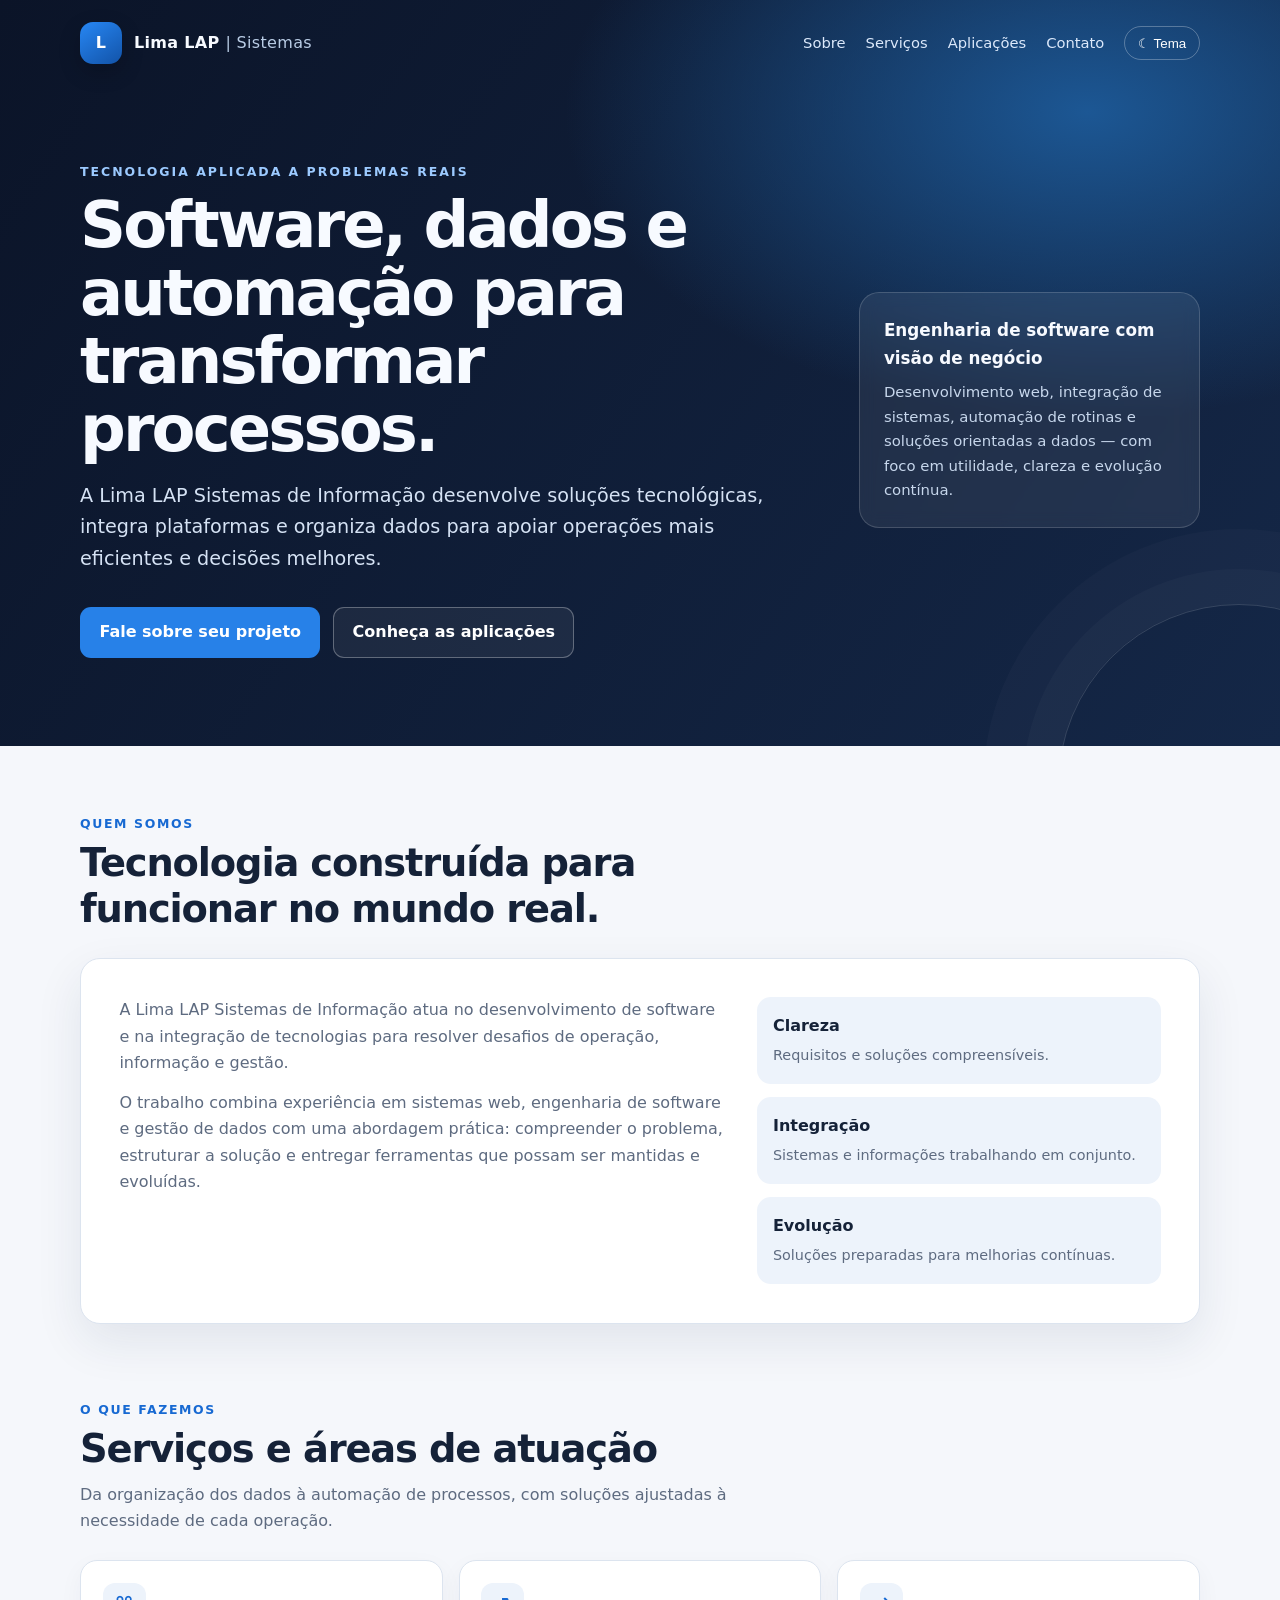
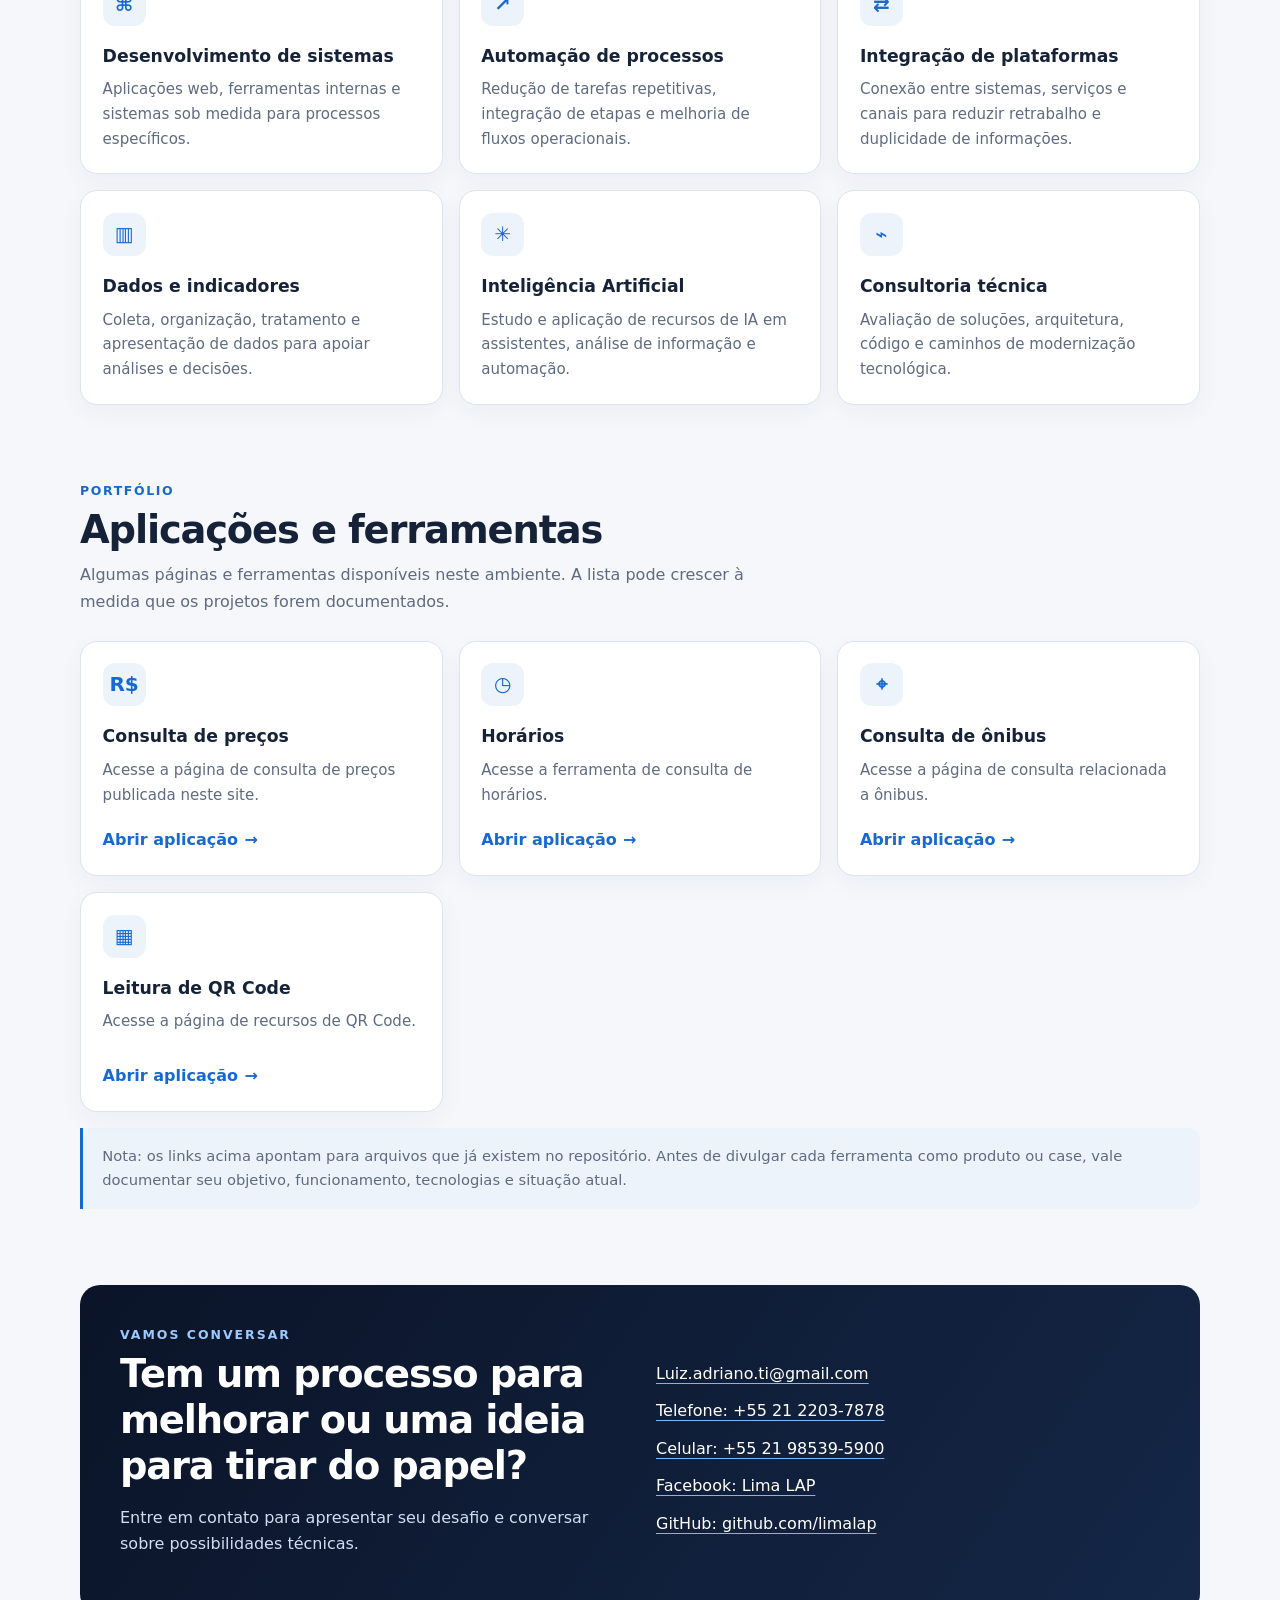
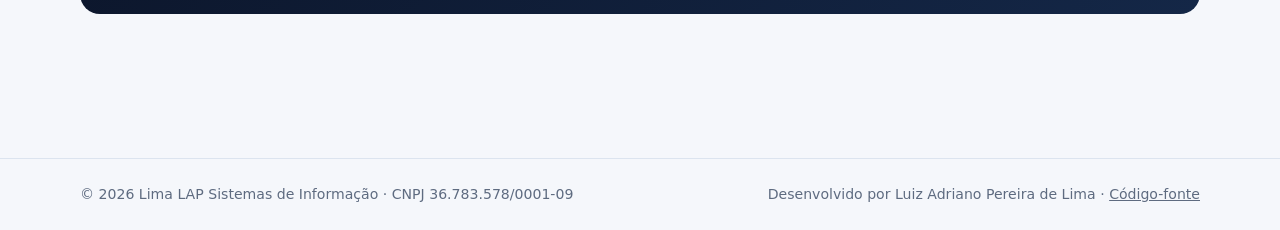
<file: index.html>
<!doctype html>
<html lang="pt-BR">
<head>
  <meta charset="utf-8">
  <meta name="viewport" content="width=device-width, initial-scale=1">
  <meta name="theme-color" content="#0b1428">
  <meta name="description" content="Lima LAP Sistemas de Informação — desenvolvimento de software, automação de processos, integração de sistemas e soluções orientadas a dados.">
  <meta property="og:title" content="Lima LAP | Sistemas de Informação">
  <meta property="og:description" content="Tecnologia aplicada a problemas reais: software, dados, automação e integração.">
  <meta property="og:type" content="website">
  <title>Lima LAP | Sistemas de Informação</title>
  <style>
    :root {
      color-scheme: light;
      --bg: #f5f7fb;
      --surface: #ffffff;
      --surface-soft: #edf3fb;
      --text: #152238;
      --muted: #5e6b80;
      --line: #dce4ef;
      --brand: #1769d2;
      --brand-dark: #0d4da5;
      --hero: #0b1428;
      --hero-soft: #142747;
      --shadow: 0 18px 48px rgba(20, 43, 78, .09);
      --radius: 20px;
    }
    html[data-theme="dark"] {
      color-scheme: dark;
      --bg: #080f1d;
      --surface: #101b2d;
      --surface-soft: #15243a;
      --text: #edf3fc;
      --muted: #aab8cb;
      --line: #26364d;
      --brand: #72adff;
      --brand-dark: #9bc5ff;
      --hero: #060c18;
      --hero-soft: #101f38;
      --shadow: 0 18px 48px rgba(0, 0, 0, .24);
    }
    * { box-sizing: border-box; }
    html { scroll-behavior: smooth; }
    body {
      margin: 0;
      background: var(--bg);
      color: var(--text);
      font-family: Inter, ui-sans-serif, system-ui, -apple-system, BlinkMacSystemFont, "Segoe UI", sans-serif;
      line-height: 1.65;
    }
    a { color: inherit; }
    a:focus-visible, button:focus-visible { outline: 3px solid #f5b942; outline-offset: 3px; }
    .skip-link { position: absolute; left: -9999px; top: 1rem; z-index: 10; padding: .7rem 1rem; background: var(--surface); color: var(--text); }
    .skip-link:focus { left: 1rem; }
    .wrap { width: min(1120px, calc(100% - 40px)); margin-inline: auto; }
    .hero {
      position: relative;
      overflow: hidden;
      color: #f7faff;
      background: radial-gradient(ellipse at 85% 15%, #1c5794 0, transparent 34%), linear-gradient(125deg, var(--hero), var(--hero-soft));
    }
    .hero::after {
      content: "";
      position: absolute;
      width: 360px; height: 360px;
      right: -140px; bottom: -220px;
      border: 1px solid rgba(255,255,255,.15);
      border-radius: 50%;
      box-shadow: 0 0 0 35px rgba(255,255,255,.025), 0 0 0 75px rgba(255,255,255,.02);
      pointer-events: none;
    }
    .topbar { display: flex; align-items: center; justify-content: space-between; gap: 1rem; padding-block: 22px; }
    .brand { display: inline-flex; align-items: center; gap: .75rem; text-decoration: none; font-weight: 800; letter-spacing: .02em; }
    .brand-mark { display: grid; place-items: center; width: 42px; height: 42px; border-radius: 13px; color: white; background: linear-gradient(145deg, #2787f4, #1253a8); box-shadow: 0 8px 22px rgba(0,0,0,.2); }
    .nav { display: flex; align-items: center; flex-wrap: wrap; gap: 1.25rem; }
    .nav a { color: #dce9fb; text-decoration: none; font-size: .92rem; }
    .nav a:hover { color: white; text-decoration: underline; text-underline-offset: 5px; }
    .theme-toggle { border: 1px solid rgba(255,255,255,.28); border-radius: 999px; padding: .55rem .8rem; background: transparent; color: white; cursor: pointer; }
    .hero-content { position: relative; z-index: 1; display: grid; grid-template-columns: minmax(0, 1.5fr) minmax(220px, .7fr); align-items: center; gap: 3rem; padding: 76px 0 88px; }
    .eyebrow { color: #9ccaff; font-size: .78rem; font-weight: 800; letter-spacing: .16em; text-transform: uppercase; }
    h1 { max-width: 760px; margin: .6rem 0 1rem; font-size: clamp(2.35rem, 5vw, 4.5rem); line-height: 1.06; letter-spacing: -.045em; }
    .hero-lead { max-width: 690px; margin: 0; color: #d5e2f4; font-size: clamp(1.05rem, 2vw, 1.2rem); }
    .actions { display: flex; flex-wrap: wrap; gap: .8rem; margin-top: 2rem; }
    .button { display: inline-flex; justify-content: center; align-items: center; min-height: 46px; padding: .72rem 1.15rem; border: 1px solid transparent; border-radius: 11px; background: #2781e8; color: white; font-weight: 750; text-decoration: none; transition: transform .18s ease, background .18s ease; }
    .button:hover { transform: translateY(-2px); background: #1769d2; }
    .button.secondary { border-color: rgba(255,255,255,.3); background: rgba(255,255,255,.06); color: white; }
    .hero-aside { padding: 1.5rem; border: 1px solid rgba(255,255,255,.16); border-radius: var(--radius); background: rgba(255,255,255,.07); backdrop-filter: blur(8px); }
    .hero-aside strong { display: block; margin-bottom: .5rem; font-size: 1.05rem; }
    .hero-aside p { margin: 0; color: #c7d7ec; font-size: .93rem; }
    main { padding-block: 68px; }
    section { scroll-margin-top: 24px; margin-bottom: 76px; }
    .section-head { max-width: 720px; margin-bottom: 1.6rem; }
    .section-kicker { color: var(--brand); font-size: .78rem; font-weight: 850; letter-spacing: .13em; text-transform: uppercase; }
    h2 { margin: .35rem 0 .6rem; font-size: clamp(1.8rem, 3vw, 2.5rem); line-height: 1.2; letter-spacing: -.03em; }
    .section-head p, .intro p { margin: 0; color: var(--muted); }
    .intro { display: grid; grid-template-columns: 1.2fr .8fr; gap: 2rem; align-items: start; padding: clamp(1.4rem, 4vw, 2.4rem); border: 1px solid var(--line); border-radius: var(--radius); background: var(--surface); box-shadow: var(--shadow); }
    .intro p + p { margin-top: .85rem; }
    .principles { display: grid; gap: .8rem; }
    .principle { padding: 1rem; border-radius: 14px; background: var(--surface-soft); }
    .principle strong { display: block; margin-bottom: .15rem; }
    .principle span { color: var(--muted); font-size: .9rem; }
    .grid { display: grid; grid-template-columns: repeat(3, minmax(0, 1fr)); gap: 1rem; }
    .card { min-width: 0; padding: 1.35rem; border: 1px solid var(--line); border-radius: 17px; background: var(--surface); box-shadow: 0 8px 24px rgba(20,43,78,.045); }
    .card-icon { display: grid; place-items: center; width: 43px; height: 43px; margin-bottom: 1rem; border-radius: 12px; background: var(--surface-soft); color: var(--brand); font-size: 1.25rem; font-weight: 850; }
    .card h3 { margin: 0 0 .45rem; font-size: 1.08rem; }
    .card p { margin: 0; color: var(--muted); font-size: .94rem; }
    .project-card { display: flex; flex-direction: column; min-height: 220px; }
    .project-card .project-link { display: inline-flex; align-items: center; gap: .4rem; margin-top: auto; padding-top: 1.2rem; color: var(--brand); font-weight: 750; text-decoration: none; }
    .project-card .project-link:hover { text-decoration: underline; text-underline-offset: 4px; }
    .tech-note { margin-top: 1rem; padding: 1rem 1.2rem; border-left: 3px solid var(--brand); border-radius: 0 12px 12px 0; background: var(--surface-soft); color: var(--muted); font-size: .92rem; }
    .contact { display: grid; grid-template-columns: 1fr 1fr; gap: 2rem; align-items: center; padding: clamp(1.5rem, 4vw, 2.5rem); border-radius: var(--radius); background: linear-gradient(125deg, var(--hero), var(--hero-soft)); color: white; }
    .contact p { color: #d0def0; }
    .contact-links { display: grid; gap: .7rem; }
    .contact-links a { color: white; overflow-wrap: anywhere; text-decoration-color: #78b6ff; text-underline-offset: 4px; }
    footer { padding: 1.5rem 0; border-top: 1px solid var(--line); color: var(--muted); font-size: .88rem; }
    .footer-inner { display: flex; justify-content: space-between; flex-wrap: wrap; gap: .8rem; }
    @media (max-width: 760px) {
      .topbar { align-items: flex-start; }
      .nav { justify-content: flex-end; gap: .65rem 1rem; }
      .hero-content, .intro, .contact { grid-template-columns: 1fr; }
      .hero-content { gap: 2rem; padding: 56px 0 66px; }
      .hero-aside { max-width: 520px; }
      .grid { grid-template-columns: repeat(2, minmax(0, 1fr)); }
    }
    @media (max-width: 520px) {
      .wrap { width: min(100% - 28px, 1120px); }
      .topbar { flex-direction: column; }
      .nav { justify-content: flex-start; }
      .theme-toggle { margin-left: auto; }
      .grid { grid-template-columns: 1fr; }
      main { padding-top: 48px; }
      section { margin-bottom: 58px; }
    }
    @media (prefers-reduced-motion: reduce) {
      html { scroll-behavior: auto; }
      *, *::before, *::after { transition-duration: .01ms !important; animation-duration: .01ms !important; }
    }
  </style>
</head>
<body>
  <a class="skip-link" href="#conteudo">Pular para o conteúdo</a>

  <header class="hero">
    <div class="wrap">
      <div class="topbar">
        <a class="brand" href="#inicio" aria-label="Lima LAP — início">
          <span class="brand-mark" aria-hidden="true">L</span>
          <span>Lima LAP <span style="font-weight:500;color:#b9cce5">| Sistemas</span></span>
        </a>
        <nav class="nav" aria-label="Navegação principal">
          <a href="#sobre">Sobre</a>
          <a href="#servicos">Serviços</a>
          <a href="#projetos">Aplicações</a>
          <a href="#contato">Contato</a>
          <button class="theme-toggle" id="theme-toggle" type="button" aria-label="Ativar tema claro">☼ Tema</button>
        </nav>
      </div>

      <div class="hero-content" id="inicio">
        <div>
          <div class="eyebrow">Tecnologia aplicada a problemas reais</div>
          <h1>Software, dados e automação para transformar processos.</h1>
          <p class="hero-lead">A Lima LAP Sistemas de Informação desenvolve soluções tecnológicas, integra plataformas e organiza dados para apoiar operações mais eficientes e decisões melhores.</p>
          <div class="actions">
            <a class="button" href="#contato">Fale sobre seu projeto</a>
            <a class="button secondary" href="#projetos">Conheça as aplicações</a>
          </div>
        </div>
        <aside class="hero-aside">
          <strong>Engenharia de software com visão de negócio</strong>
          <p>Desenvolvimento web, integração de sistemas, automação de rotinas e soluções orientadas a dados — com foco em utilidade, clareza e evolução contínua.</p>
        </aside>
      </div>
    </div>
  </header>

  <main class="wrap" id="conteudo">
    <section id="sobre">
      <div class="section-head">
        <div class="section-kicker">Quem somos</div>
        <h2>Tecnologia construída para funcionar no mundo real.</h2>
      </div>
      <div class="intro">
        <div>
          <p>A Lima LAP Sistemas de Informação atua no desenvolvimento de software e na integração de tecnologias para resolver desafios de operação, informação e gestão.</p>
          <p>O trabalho combina experiência em sistemas web, engenharia de software e gestão de dados com uma abordagem prática: compreender o problema, estruturar a solução e entregar ferramentas que possam ser mantidas e evoluídas.</p>
        </div>
        <div class="principles">
          <div class="principle"><strong>Clareza</strong><span>Requisitos e soluções compreensíveis.</span></div>
          <div class="principle"><strong>Integração</strong><span>Sistemas e informações trabalhando em conjunto.</span></div>
          <div class="principle"><strong>Evolução</strong><span>Soluções preparadas para melhorias contínuas.</span></div>
        </div>
      </div>
    </section>

    <section id="servicos">
      <div class="section-head">
        <div class="section-kicker">O que fazemos</div>
        <h2>Serviços e áreas de atuação</h2>
        <p>Da organização dos dados à automação de processos, com soluções ajustadas à necessidade de cada operação.</p>
      </div>
      <div class="grid">
        <article class="card">
          <div class="card-icon" aria-hidden="true">⌘</div>
          <h3>Desenvolvimento de sistemas</h3>
          <p>Aplicações web, ferramentas internas e sistemas sob medida para processos específicos.</p>
        </article>
        <article class="card">
          <div class="card-icon" aria-hidden="true">↗</div>
          <h3>Automação de processos</h3>
          <p>Redução de tarefas repetitivas, integração de etapas e melhoria de fluxos operacionais.</p>
        </article>
        <article class="card">
          <div class="card-icon" aria-hidden="true">⇄</div>
          <h3>Integração de plataformas</h3>
          <p>Conexão entre sistemas, serviços e canais para reduzir retrabalho e duplicidade de informações.</p>
        </article>
        <article class="card">
          <div class="card-icon" aria-hidden="true">▥</div>
          <h3>Dados e indicadores</h3>
          <p>Coleta, organização, tratamento e apresentação de dados para apoiar análises e decisões.</p>
        </article>
        <article class="card">
          <div class="card-icon" aria-hidden="true">✳</div>
          <h3>Inteligência Artificial</h3>
          <p>Estudo e aplicação de recursos de IA em assistentes, análise de informação e automação.</p>
        </article>
        <article class="card">
          <div class="card-icon" aria-hidden="true">⌁</div>
          <h3>Consultoria técnica</h3>
          <p>Avaliação de soluções, arquitetura, código e caminhos de modernização tecnológica.</p>
        </article>
      </div>
    </section>

    <section id="projetos">
      <div class="section-head">
        <div class="section-kicker">Portfólio</div>
        <h2>Aplicações e ferramentas</h2>
        <p>Algumas páginas e ferramentas disponíveis neste ambiente. A lista pode crescer à medida que os projetos forem documentados.</p>
      </div>
      <div class="grid">
        <article class="card project-card">
          <div class="card-icon" aria-hidden="true">R$</div>
          <h3>Consulta de preços</h3>
          <p>Acesse a página de consulta de preços publicada neste site.</p>
          <a class="project-link" href="preco.html">Abrir aplicação <span aria-hidden="true">→</span></a>
        </article>
        <article class="card project-card">
          <div class="card-icon" aria-hidden="true">◷</div>
          <h3>Horários</h3>
          <p>Acesse a ferramenta de consulta de horários.</p>
          <a class="project-link" href="horarios.html">Abrir aplicação <span aria-hidden="true">→</span></a>
        </article>
        <article class="card project-card">
          <div class="card-icon" aria-hidden="true">⌖</div>
          <h3>Consulta de ônibus</h3>
          <p>Acesse a página de consulta relacionada a ônibus.</p>
          <a class="project-link" href="bus.html">Abrir aplicação <span aria-hidden="true">→</span></a>
        </article>
        <article class="card project-card">
          <div class="card-icon" aria-hidden="true">▦</div>
          <h3>Leitura de QR Code</h3>
          <p>Acesse a página de recursos de QR Code.</p>
          <a class="project-link" href="qr.html">Abrir aplicação <span aria-hidden="true">→</span></a>
        </article>
      </div>
      <p class="tech-note">Nota: os links acima apontam para arquivos que já existem no repositório. Antes de divulgar cada ferramenta como produto ou case, vale documentar seu objetivo, funcionamento, tecnologias e situação atual.</p>
    </section>

    <section id="contato">
      <div class="contact">
        <div>
          <div class="eyebrow">Vamos conversar</div>
          <h2>Tem um processo para melhorar ou uma ideia para tirar do papel?</h2>
          <p>Entre em contato para apresentar seu desafio e conversar sobre possibilidades técnicas.</p>
        </div>
        <div class="contact-links">
          <a href="mailto:Luiz.adriano.ti@gmail.com">Luiz.adriano.ti@gmail.com</a>
          <a href="tel:+552122037878">Telefone: +55 21 2203-7878</a>
          <a href="tel:+5521985395900">Celular: +55 21 98539-5900</a>
          <a href="https://www.facebook.com/limalapsi" target="_blank" rel="noopener noreferrer">Facebook: Lima LAP</a>
          <a href="https://github.com/limalap" target="_blank" rel="noopener noreferrer">GitHub: github.com/limalap</a>
        </div>
      </div>
    </section>
  </main>

  <footer>
    <div class="wrap footer-inner">
      <span>© <span id="year"></span> Lima LAP Sistemas de Informação · CNPJ 36.783.578/0001-09</span>
      <span>Desenvolvido por Luiz Adriano Pereira de Lima · <a href="https://github.com/limalap/limalap.github.io" target="_blank" rel="noopener noreferrer">Código-fonte</a></span>
    </div>
  </footer>

  <script>
    (() => {
      const root = document.documentElement;
      const button = document.getElementById('theme-toggle');
      const storedTheme = localStorage.getItem('site-theme');
      const systemPrefersDark = window.matchMedia && window.matchMedia('(prefers-color-scheme: dark)').matches;

      function setTheme(theme) {
        root.dataset.theme = theme;
        button.textContent = theme === 'dark' ? '☀ Tema' : '☾ Tema';
        button.setAttribute('aria-label', theme === 'dark' ? 'Ativar tema claro' : 'Ativar tema escuro');
      }

      setTheme(storedTheme || (systemPrefersDark ? 'dark' : 'light'));
      button.addEventListener('click', () => {
        const nextTheme = root.dataset.theme === 'dark' ? 'light' : 'dark';
        localStorage.setItem('site-theme', nextTheme);
        setTheme(nextTheme);
      });

      document.getElementById('year').textContent = new Date().getFullYear();
    })();
  </script>
</body>
</html>
</file>
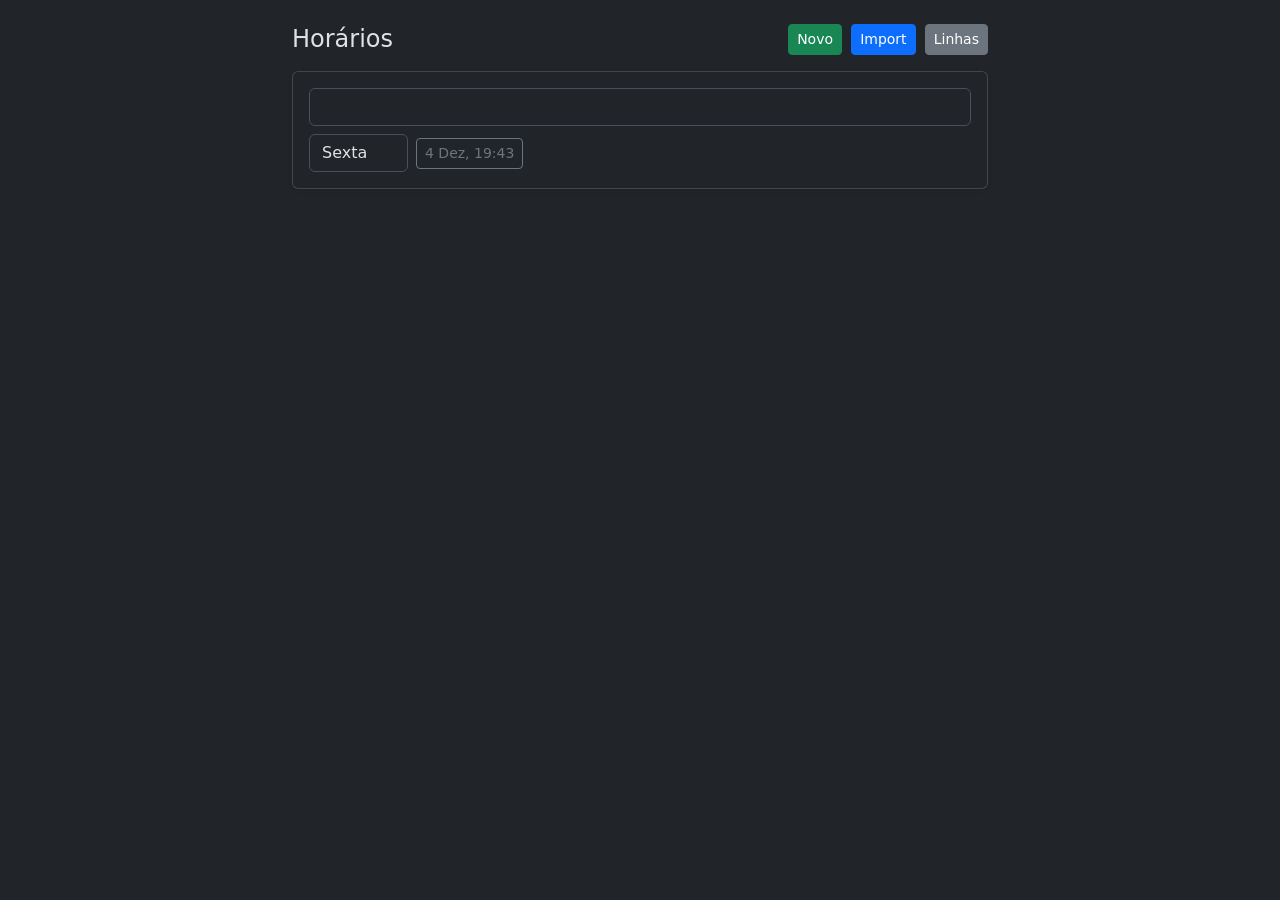
<file: mybus/index.html>
<!DOCTYPE html>
<html lang="pt-br" data-bs-theme="dark">
<head>
  <meta charset="UTF-8">
  <meta name="viewport" content="width=device-width, initial-scale=1">
  <title>MyBus01</title>

  <link rel="manifest" href="./manifest.webmanifest">
  <meta name="theme-color" content="#0a0a0a">

  <link rel="icon" href="./img/icon-192.png">
  <link rel="apple-touch-icon" href="./img/icon-192.png">

  <meta name="apple-mobile-web-app-capable" content="yes">
  <meta name="apple-mobile-web-app-status-bar-style" content="black-translucent">

  <link href="https://cdn.jsdelivr.net/npm/bootstrap@5.3.2/dist/css/bootstrap.min.css" rel="stylesheet">
</head>

<body class="">

<div class="container py-4" style="max-width: 720px;">

  <!-- TÍTULO + BOTÕES -->
 <div class="d-flex align-items-center mb-3">
  <h4 class="m-0">Horários</h4>

  <div class="ms-auto">
    <button id="btnNovo" class="btn btn-success btn-sm me-1">Novo</button>
    <button id="btnImport" class="btn btn-primary btn-sm me-1">Import</button>
    <a href="bus.html" id="btnLinhas" class="btn btn-secondary btn-sm">Linhas</a>
  </div>
</div>

  <!-- PAINEL DE FILTROS -->
  <div id="filtros" class="card shadow-sm mb-3">
    <div class="card-body">

      <div class="mb-2">
        <select id="filtroLinha" class="form-control fw-bold"></select>
      </div>

      <div class="d-flex align-items-center gap-2">
        <select id="filtroDia" class="form-control w-auto">
          <option value="seg">Segunda</option>
          <option value="ter">Terça</option>
          <option value="qua">Quarta</option>
          <option value="qui">Quinta</option>
          <option value="sex">Sexta</option>
          <option value="sab">Sábado</option>
          <option value="dom">Domingo</option>
        </select>

        <button id="btnHoje" type="button" class="btn btn-outline-secondary btn-sm"></button>
      </div>

    </div>
  </div>

  <!-- FORMULÁRIO NOVO / EDITAR -->
  <div id="formContainer" class="card shadow-sm mb-3" style="display:none;">
    <div class="card-body">

      <form id="form">
        <input type="hidden" id="indiceEdicao">

        <div class="mb-3">
          <label class="form-label">Linha</label>
          <select id="linha" class="form-control"></select>
        </div>

        <div class="mb-3">
          <label class="form-label">Horário de partida</label>
          <input id="horario" type="time" step="1" class="form-control">
        </div>

        <div class="mb-3">
          <label class="form-label">Tempo estimado</label>
          <select id="tempo" class="form-control"></select>
        </div>

        <div class="mb-3">
          <label class="form-label">Dias da semana</label>
          <div class="d-flex flex-wrap gap-3">
            <label><input type="checkbox" class="dia" value="seg"> Seg</label>
            <label><input type="checkbox" class="dia" value="ter"> Ter</label>
            <label><input type="checkbox" class="dia" value="qua"> Qua</label>
            <label><input type="checkbox" class="dia" value="qui"> Qui</label>
            <label><input type="checkbox" class="dia" value="sex"> Sex</label>
            <label><input type="checkbox" class="dia" value="sab"> Sab</label>
            <label><input type="checkbox" class="dia" value="dom"> Dom</label>
          </div>

          <button id="btnDiasUteis" type="button" class="btn btn-outline-primary btn-sm mt-2">
            Dias úteis
          </button>
        </div>

        <div class="d-flex gap-2 mt-3">
          <button id="btnSalvar" type="submit" class="btn btn-primary flex-fill">Salvar</button>
          <button id="btnCancelar" type="button" class="btn btn-secondary flex-fill">Cancelar</button>
          <button id="btnExcluir" type="button" class="btn btn-danger flex-fill" style="display:none;">Excluir</button>
        </div>

      </form>
    </div>
  </div>

  <!-- FORMULÁRIO IMPORT -->
  <div id="importContainer" class="card shadow-sm mb-3" style="display:none;">
    <div class="card-body">

      <h5>Importação de horários</h5>

      <div class="mb-3">
        <label class="form-label">Linha</label>
        <select id="importLinha" class="form-control"></select>
      </div>

      <div class="mb-3">
        <label class="form-label">JSON da linha</label>
        <textarea id="importJson" class="form-control" rows="8" spellcheck="false"></textarea>
      </div>

     <button
  id="btnAtualizarImport"
  type="button"
  class="btn btn-primary me-2"
  onclick="atualizarLinha()"
>
  Atualizar
</button>
<button
  id="btnCopiarImport"
  type="button"
  class="btn btn-outline-secondary me-2"
  onclick="copiarJsonImport()"
>
  Copiar
</button>
 <button id="btnCancelarImport" type="button" class="btn btn-secondary">
        Cancelar
      </button>

    </div>
  </div>

  <!-- LISTA -->
  <ul id="lista" class="list-group"></ul>

</div>

<script>
  const diasMap = ['dom','seg','ter','qua','qui','sex','sab'];
  const meses = ['Jan','Fev','Mar','Abr','Mai','Jun','Jul','Ago','Set','Out','Nov','Dez'];

  function descricaoLinha(valor) {
    const banco = JSON.parse(localStorage.getItem('bancoLinha')) || [];
    const item = banco.find(l => l.linha === valor);
    return item ? item.linha + ' - ' + item.origem + ' → ' + item.destino : valor;
  }

  function carregarSelectLinhas() {
    const banco = JSON.parse(localStorage.getItem('bancoLinha')) || [];
    filtroLinha.innerHTML = '';
    linha.innerHTML = '';

    banco.forEach(item => {
      const texto = descricaoLinha(item.linha);
      filtroLinha.add(new Option(texto, item.linha));
      linha.add(new Option(texto, item.linha));
    });

    if (banco.length) filtroLinha.value = banco[0].linha;
  }

  function carregarSelectTempo() {
    for (let i = 5; i <= 120; i += 5) {
      tempo.add(new Option(i + ' minutos', i));
    }
  }

  function salvarHorario(dados) {
    const banco = JSON.parse(localStorage.getItem('bancoHorario')) || [];

    const idx = banco.findIndex(h =>
      h.linha === dados.linha &&
      h.horario === dados.horario &&
      h.dias === dados.dias
    );

    if (idx >= 0) {
      banco[idx] = dados;
    } else {
      banco.push(dados);
    }

    localStorage.setItem('bancoHorario', JSON.stringify(banco));
  }

  function atualizarBotaoData() {
    const agora = new Date();
    btnHoje.textContent =
      agora.getDate() + ' ' +
      meses[agora.getMonth()] + ', ' +
      agora.toTimeString().slice(0,5);
  }

  function setDiaAtual() {
    const hoje = new Date();
    filtroDia.value = diasMap[hoje.getDay()];
    atualizarBotaoData();
    carregarLista();
  }

  function carregarLista() {
    const banco = JSON.parse(localStorage.getItem('bancoHorario')) || [];
    lista.innerHTML = '';

    banco.forEach((item, index) => {
      if (item.linha !== filtroLinha.value) return;
      if (!item.dias.includes(filtroDia.value)) return;

      const li = document.createElement('li');
      li.className = 'list-group-item d-flex justify-content-between align-items-center';
      li.innerHTML = `
        <span>
          ${descricaoLinha(item.linha)}<br>
          Partida: ${item.horario} • Tempo: ${item.tempo} min<br>
          Dias: ${item.dias}
        </span>
        <button class="btn btn-warning btn-sm" onclick="editar(${index})">Editar</button>
      `;
      lista.appendChild(li);
    });
  }

  function mostrarForm() {
    formContainer.style.display = 'block';
    importContainer.style.display = 'none';
    filtros.style.display = 'none';
    lista.style.display = 'none';
  }

  function esconderTudo() {
    formContainer.style.display = 'none';
    importContainer.style.display = 'none';
    filtros.style.display = 'block';
    lista.style.display = 'block';
  }

  btnNovo.onclick = () => {
    form.reset();
    indiceEdicao.value = '';
    btnExcluir.style.display = 'none';
    mostrarForm();
  };

  btnImport.onclick = () => {
    importContainer.style.display = 'block';
    formContainer.style.display = 'none';
    filtros.style.display = 'none';
    lista.style.display = 'none';
    carregarSelectImportLinhas();
  };

  btnCancelar.onclick = esconderTudo;
  btnCancelarImport.onclick = esconderTudo;

  filtroLinha.onchange = filtroDia.onchange = carregarLista;
  btnHoje.onclick = setDiaAtual;

  form.onsubmit = e => {
    e.preventDefault();

    const dias = [...document.querySelectorAll('.dia:checked')]
      .map(c => c.value)
      .join(',');

    const dados = {
      linha: linha.value,
      horario: horario.value,
      tempo: tempo.value,
      dias
    };

    salvarHorario(dados);
    esconderTudo();
    carregarLista();
  };

  function editar(index) {
    const banco = JSON.parse(localStorage.getItem('bancoHorario'));
    const item = banco[index];

    linha.value = item.linha;
    horario.value = item.horario;
    tempo.value = item.tempo;
    indiceEdicao.value = index;

    document.querySelectorAll('.dia').forEach(c => c.checked = item.dias.includes(c.value));

    btnExcluir.style.display = 'block';
    mostrarForm();
  }

  btnExcluir.onclick = () => {
    const banco = JSON.parse(localStorage.getItem('bancoHorario'));
    banco.splice(indiceEdicao.value, 1);
    localStorage.setItem('bancoHorario', JSON.stringify(banco));
    esconderTudo();
    carregarLista();
  };

  function carregarSelectImportLinhas() {
    const banco = JSON.parse(localStorage.getItem('bancoLinha')) || [];
    importLinha.innerHTML = '';

    banco.forEach(item => {
      importLinha.add(new Option(descricaoLinha(item.linha), item.linha));
    });

    if (banco.length) {
      importLinha.value = banco[0].linha;
      atualizarJsonImport();
    }
  }

  function atualizarJsonImport() {
    const banco = JSON.parse(localStorage.getItem('bancoHorario')) || [];
    const dados = banco.filter(h => h.linha === importLinha.value);
    importJson.value = JSON.stringify(dados, null, 2);
  }

  importLinha.onchange = atualizarJsonImport;

  window.onload = () => {
    carregarSelectLinhas();
    carregarSelectTempo();
    setDiaAtual();
  };

function garantirLinha(linhaCodigo) {
  const banco = JSON.parse(localStorage.getItem('bancoLinha')) || [];

  const existe = banco.some(l => l.linha === linhaCodigo);

  if (!existe) {
    banco.push({
      linha: linhaCodigo,
      origem: 'Origem não definida',
      destino: 'Destino não definido'
    });

    localStorage.setItem('bancoLinha', JSON.stringify(banco));
  }
}



function atualizarLinha() {
  let dados;

  try {
    dados = JSON.parse(importJson.value);
  } catch (e) {
    alert('JSON inválido');
    return;
  }

  if (!Array.isArray(dados)) {
    alert('O JSON deve ser uma lista de horários');
    return;
  }

  dados.forEach(item => {
    if (
      item.linha &&
      item.horario &&
      item.tempo &&
      item.dias
    ) {
      garantirLinha(item.linha);
      salvarHorario({
        linha: item.linha,
        horario: item.horario,
        tempo: item.tempo,
        dias: item.dias
      });
    }
  });

  filtroLinha.value = importLinha.value;

  alert('Horários atualizados com sucesso');

  esconderTudo();
  carregarLista();
}

function copiarJsonImport() {
  const texto = importJson.value;

  if (navigator.clipboard && window.isSecureContext) {
    navigator.clipboard.writeText(texto).then(() => {
      alert('JSON copiado para a área de transferência');
    }).catch(() => {
      alert('Falha ao copiar o JSON');
    });
  } else {
    const textareaTemp = document.createElement('textarea');
    textareaTemp.value = texto;
    textareaTemp.style.position = 'fixed';
    textareaTemp.style.opacity = '0';
    document.body.appendChild(textareaTemp);
    textareaTemp.focus();
    textareaTemp.select();
    document.execCommand('copy');
    document.body.removeChild(textareaTemp);
    alert('JSON copiado para a área de transferência');
  }
}


</script>

</body>
</html>
</file>
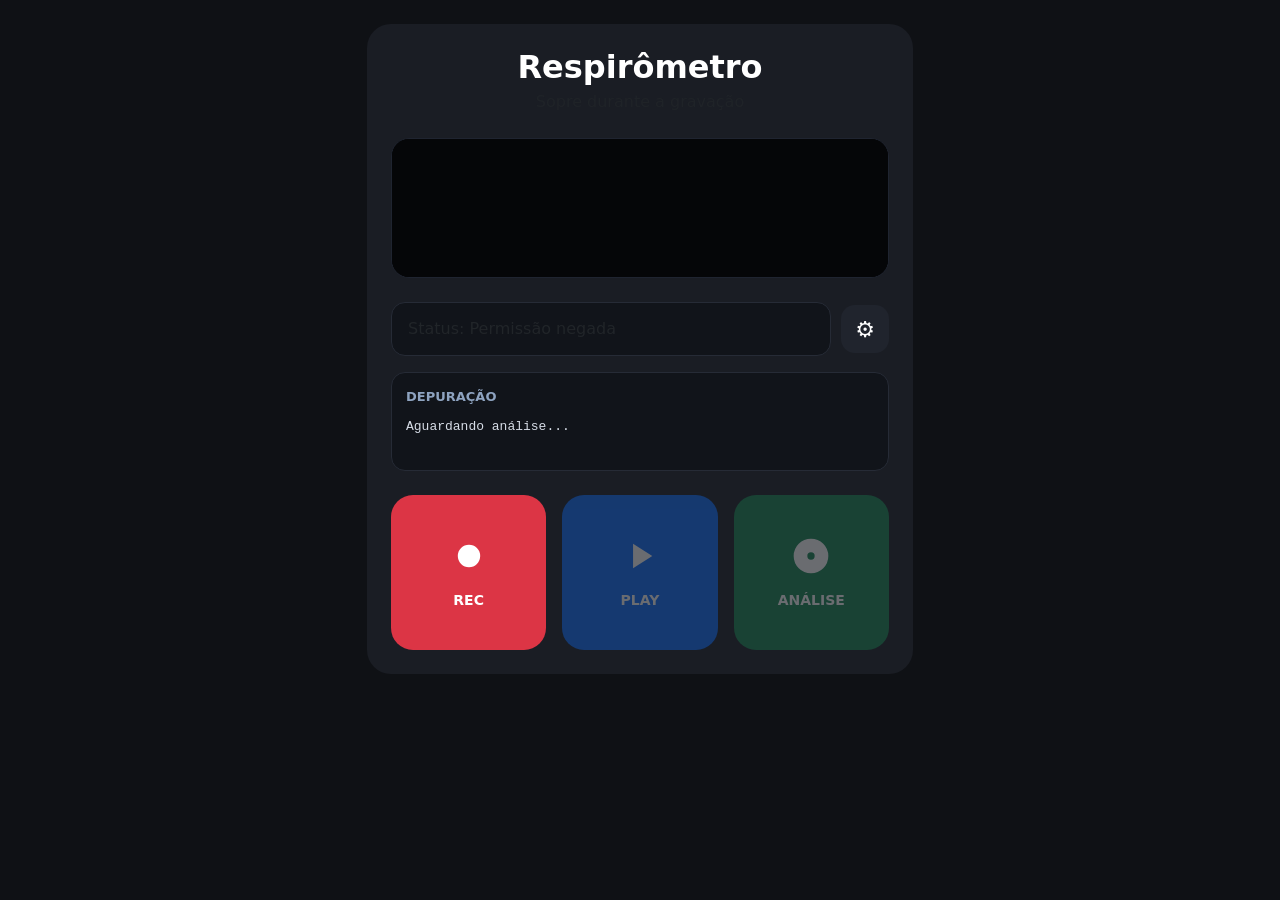
<file: soprar/index.html>
<!DOCTYPE html>
<html lang="pt-BR">

<head>

<meta charset="UTF-8">

<meta name="viewport"
      content="width=device-width, initial-scale=1">

<title>Respirômetro</title>

<link href="https://cdn.jsdelivr.net/npm/bootstrap@5.3.3/dist/css/bootstrap.min.css"
      rel="stylesheet">

<link rel="stylesheet"
      href="style.css">

</head>

<body>

<div class="container py-4">

    <div class="row justify-content-center">

        <div class="col-12 col-md-6">

            <div class="card card-app p-4">

                <h2 class="text-center mb-1">
                    Respirômetro
                </h2>

                <p class="text-center text-muted mb-4">
                    Sopre durante a gravação
                </p>

                <canvas id="visualizer"></canvas>

                <!-- STATUS -->

                <div class="status-row mt-4 mb-3">

                    <div class="status-box">

                        <span id="statusText">
                            Status: Inicializando...
                        </span>

                    </div>

                    <button id="btnConfig"
                            class="btn-config">

                        ⚙

                    </button>

                </div>

                <!-- DEBUG -->

                <div class="debug-box mb-4">

                    <div class="debug-title">
                        DEPURAÇÃO
                    </div>

                    <pre id="debugOutput">
Aguardando análise...
                    </pre>

                </div>

                <!-- BOTÕES -->

                <div class="row g-3">

                    <div class="col-4">

                        <button id="btnRec"
                                class="btn btn-rec btn-app">

                            <div class="icon"
                                 id="iconRec">
                            </div>

                            <div class="btn-label">
                                REC
                            </div>

                        </button>

                    </div>

                    <div class="col-4">

                        <button id="btnPlay"
                                class="btn btn-play btn-app"
                                disabled>

                            <div class="icon"
                                 id="iconPlay">
                            </div>

                            <div class="btn-label">
                                PLAY
                            </div>

                        </button>

                    </div>

                    <div class="col-4">

                        <button id="btnAnalyze"
                                class="btn btn-analyze btn-app"
                                disabled>

                            <div class="icon"
                                 id="iconAnalyze">
                            </div>

                            <div class="btn-label">
                                ANÁLISE
                            </div>

                        </button>

                    </div>

                </div>

            </div>

        </div>

    </div>

</div>

<!-- MODAL -->

<div class="modal fade"
     id="configModal"
     tabindex="-1">

    <div class="modal-dialog modal-dialog-centered">

        <div class="modal-content modal-dark">

            <div class="modal-header">

                <h5 class="modal-title">
                    Configurações
                </h5>

                <button type="button"
                        class="btn-close btn-close-white"
                        data-bs-dismiss="modal">
                </button>

            </div>

            <div class="modal-body">

                <div class="mb-4">

                    <label class="form-label">
                        Microfone
                    </label>

                    <select id="microphoneSelect"
                            class="form-select form-select-dark">
                    </select>

                </div>

                <div>

                    <label class="form-label">
                        Método de captura
                    </label>

                    <select id="captureMethodSelect"
                            class="form-select form-select-dark">

                        <option value="finger">
                            Dedo
                        </option>

                        <option value="whistle1">
                            Apito 1
                        </option>

                        <option value="whistle2">
                            Apito 2
                        </option>

                    </select>

                </div>

            </div>

            <div class="modal-footer">

                <button type="button"
                        class="btn btn-secondary"
                        data-bs-dismiss="modal">

                    Cancelar

                </button>

                <button type="button"
                        id="btnApplyConfig"
                        class="btn btn-success">

                    Aplicar

                </button>

            </div>

        </div>

    </div>

</div>

<script src="https://cdn.jsdelivr.net/npm/bootstrap@5.3.3/dist/js/bootstrap.bundle.min.js"></script>

<script src="render.js"></script>
<script src="libSom.js"></script>
<script src="app.js"></script>

</body>

</html>
</file>
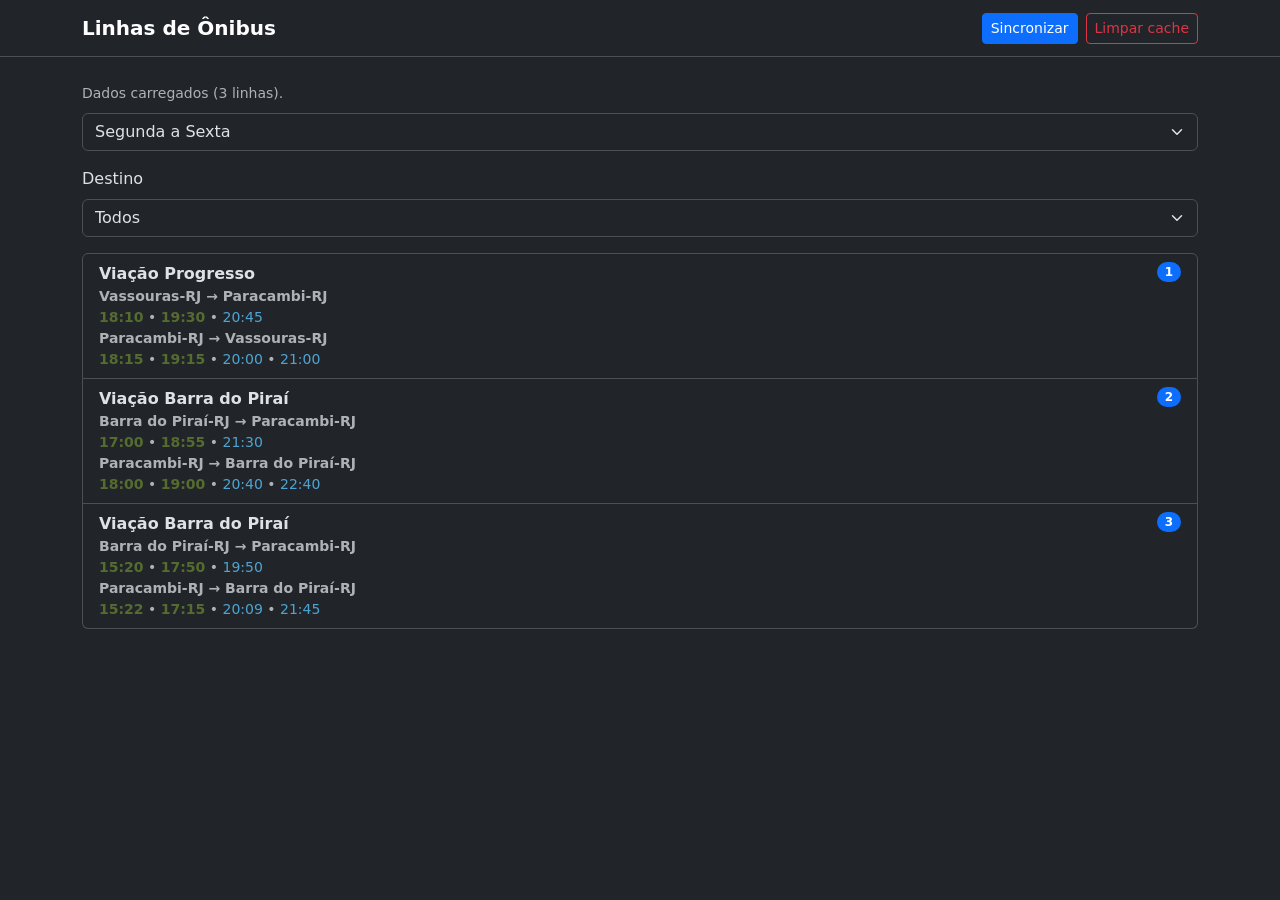
<file: tbus/index.html>
<!DOCTYPE html>
<html lang="pt-br" data-bs-theme="dark">
<head>
  <meta charset="UTF-8">
  <meta name="viewport" content="width=device-width, initial-scale=1">
  <title>MyBus</title>

  <link rel="manifest" href="./manifest.webmanifest">
  <meta name="theme-color" content="#0a0a0a">

  <link rel="icon" href="./img/icon-192.png">
  <link rel="apple-touch-icon" href="./img/icon-192.png">

  <meta name="apple-mobile-web-app-capable" content="yes">
  <meta name="apple-mobile-web-app-status-bar-style" content="black-translucent">

  <link href="https://cdn.jsdelivr.net/npm/bootstrap@5.3.3/dist/css/bootstrap.min.css" rel="stylesheet">
  <script src="https://cdn.jsdelivr.net/npm/bootstrap@5.3.3/dist/js/bootstrap.bundle.min.js"></script>

  <title>Linhas</title>

  <style>
  </style>
</head>

<body>
  <nav class="navbar border-bottom">
    <div class="container">
      <span class="navbar-brand fw-semibold">Linhas de Ônibus</span>
      <div class="d-flex gap-2">
        <button id="btnSync" class="btn btn-primary btn-sm">Sincronizar</button>
        <button id="btnClear" class="btn btn-outline-danger btn-sm">Limpar cache</button>
      </div>
    </div>
  </nav>

  <main class="container my-4">
    <div class="mb-2">
      <span id="status" class="text-muted small"></span>
    </div>
    <div class="mb-3">
        <select id="Sdia" class="form-select">
            <option value="SS">Segunda a Sexta</option>
            <option value="SA">Sábado</option>
            <option value="DF">Domingo / Feriado</option>
        </select>
    </div>
    <div class="mb-3">
        <label for="Destino" class="form-label">Destino</label>
        <select id="Destino" class="form-select">
        </select>
    </div>   

    <ul id="lista" class="list-group"></ul>
  </main>

<script src="./index.js?v=14"></script>
</body>
</html>
</file>
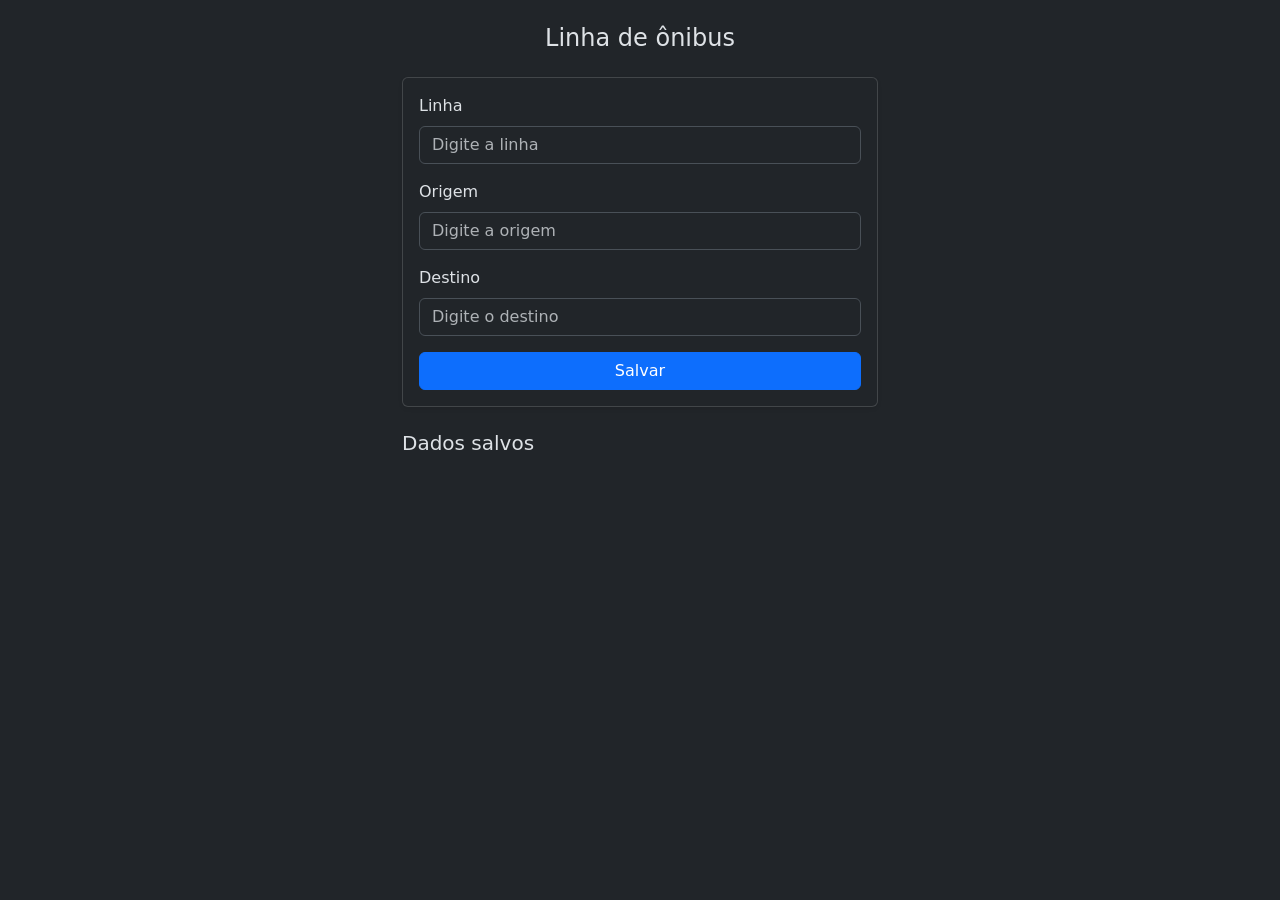
<file: bus.html>
<!DOCTYPE html>
<html lang="pt-br" data-bs-theme="dark">
<head>
  <meta charset="UTF-8">
  <meta name="viewport" content="width=device-width, initial-scale=1">
  <title>MyBus</title>

  <link rel="manifest" href="./manifest.webmanifest">
  <meta name="theme-color" content="#0a0a0a">

  <link rel="icon" href="./img/icon-192.png">
  <link rel="apple-touch-icon" href="./img/icon-192.png">

  <meta name="apple-mobile-web-app-capable" content="yes">
  <meta name="apple-mobile-web-app-status-bar-style" content="black-translucent">

  <link href="https://cdn.jsdelivr.net/npm/bootstrap@5.3.2/dist/css/bootstrap.min.css" rel="stylesheet">
</head>

<body class="">

  <div class="container py-4" style="max-width: 500px;">

    <h4 class="text-center mb-4">Linha de ônibus</h4>

    <div class="card shadow-sm">
      <div class="card-body">

        <form id="form">
          <input type="hidden" id="indiceEdicao">

          <div class="mb-3">
            <label class="form-label">Linha</label>
            <input id="linha" type="text" class="form-control" placeholder="Digite a linha">
          </div>

          <div class="mb-3">
            <label class="form-label">Origem</label>
            <input id="origem" type="text" class="form-control" placeholder="Digite a origem">
          </div>

          <div class="mb-3">
            <label class="form-label">Destino</label>
            <input id="destino" type="text" class="form-control" placeholder="Digite o destino">
          </div>

          <button type="submit" id="btnSalvar" class="btn btn-primary w-100">Salvar</button>
        </form>

      </div>
    </div>

    <h5 class="mt-4">Dados salvos</h5>
    <ul id="lista" class="list-group"></ul>

  </div>


  <script>
    function carregar() {
      const banco = JSON.parse(localStorage.getItem('bancoLinha')) || [];
      const lista = document.getElementById('lista');
      lista.innerHTML = '';

      banco.forEach((item, index) => {
        const li = document.createElement('li');
        li.className = "list-group-item d-flex justify-content-between align-items-center";

        const texto = document.createElement('span');
        texto.innerHTML = item.linha + "<br>" + item.origem + " → " + item.destino;

        const containerBtns = document.createElement('div');
        containerBtns.className = "d-flex gap-2";

        const btnEditar = document.createElement('button');
        btnEditar.className = "btn btn-warning btn-sm";
        btnEditar.textContent = "Editar";
        btnEditar.onclick = () => editar(index);

        const btnExcluir = document.createElement('button');
        btnExcluir.className = "btn btn-danger btn-sm";
        btnExcluir.textContent = "Excluir";
        btnExcluir.onclick = () => deletar(index);

        containerBtns.appendChild(btnEditar);
        containerBtns.appendChild(btnExcluir);

        li.appendChild(texto);
        li.appendChild(containerBtns);

        lista.appendChild(li);
      });
    }

    function editar(index) {
      const banco = JSON.parse(localStorage.getItem('bancoLinha')) || [];
      const item = banco[index];

      document.getElementById('linha').value = item.linha;
      document.getElementById('origem').value = item.origem;
      document.getElementById('destino').value = item.destino;

      document.getElementById('indiceEdicao').value = index;
      document.getElementById('btnSalvar').textContent = "Atualizar";
    }

    function deletar(index) {
      const banco = JSON.parse(localStorage.getItem('bancoLinha')) || [];
      banco.splice(index, 1);
      localStorage.setItem('bancoLinha', JSON.stringify(banco));
      carregar();
    }

    document.getElementById('form').addEventListener('submit', function(e){
      e.preventDefault();

      const linha = document.getElementById('linha').value.trim();
      const origem = document.getElementById('origem').value.trim();
      const destino = document.getElementById('destino').value.trim();
      const indice = document.getElementById('indiceEdicao').value;

      if (!linha || !origem || !destino) {
        alert("Preencha todos os campos antes de salvar.");
        return;
      }

      const banco = JSON.parse(localStorage.getItem('bancoLinha')) || [];

      if (indice === "") {
        banco.push({ linha, origem, destino });
      } else {
        banco[indice] = { linha, origem, destino };
      }

      localStorage.setItem('bancoLinha', JSON.stringify(banco));

      document.getElementById('form').reset();
      document.getElementById('indiceEdicao').value = "";
      document.getElementById('btnSalvar').textContent = "Salvar";

      carregar();
    });

    window.onload = carregar;
  </script>

</body>
</html>
</file>
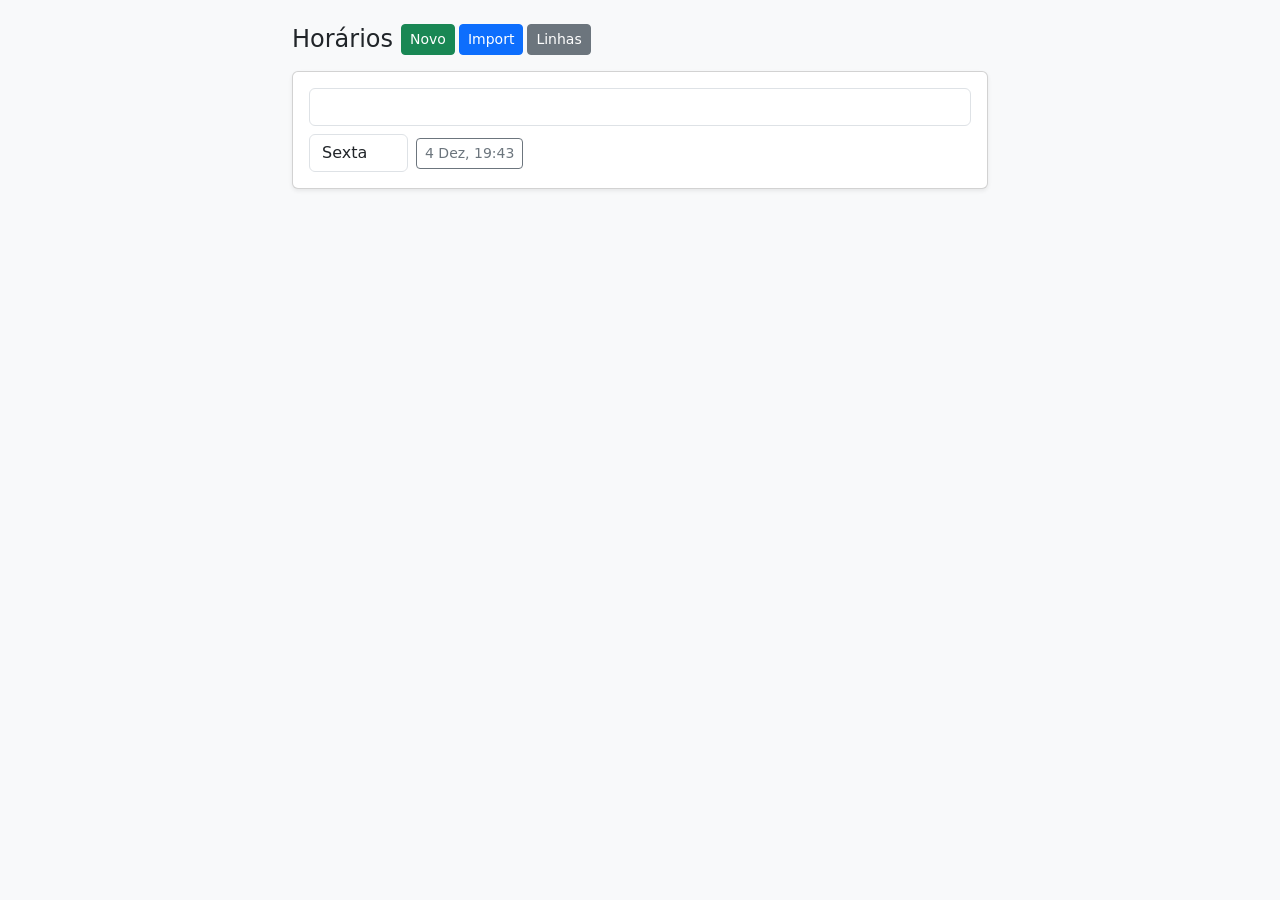
<file: horarios.html>
<!DOCTYPE html>
<html lang="pt-BR">
<head>
  <meta charset="UTF-8">
  <meta name="viewport" content="width=device-width, initial-scale=1">
  <title>Horários de ônibus</title>

  <link href="https://cdn.jsdelivr.net/npm/bootstrap@5.3.2/dist/css/bootstrap.min.css" rel="stylesheet">
</head>

<body class="bg-light">

<div class="container py-4" style="max-width: 720px;">

  <!-- TÍTULO + BOTÕES -->
  <div class="d-flex align-items-center mb-3">
    <h4 class="m-0 me-2">Horários</h4>

    <button id="btnNovo" class="btn btn-success btn-sm me-1">Novo</button>
    <button id="btnImport" class="btn btn-primary btn-sm me-1">Import</button>
    <a href="bus.html" id="btnLinhas" class="btn btn-secondary btn-sm">Linhas</a>
  </div>

  <!-- PAINEL DE FILTROS -->
  <div id="filtros" class="card shadow-sm mb-3">
    <div class="card-body">

      <div class="mb-2">
        <select id="filtroLinha" class="form-control fw-bold"></select>
      </div>

      <div class="d-flex align-items-center gap-2">
        <select id="filtroDia" class="form-control w-auto">
          <option value="seg">Segunda</option>
          <option value="ter">Terça</option>
          <option value="qua">Quarta</option>
          <option value="qui">Quinta</option>
          <option value="sex">Sexta</option>
          <option value="sab">Sábado</option>
          <option value="dom">Domingo</option>
        </select>

        <button id="btnHoje" type="button" class="btn btn-outline-secondary btn-sm"></button>
      </div>

    </div>
  </div>

  <!-- FORMULÁRIO NOVO / EDITAR -->
  <div id="formContainer" class="card shadow-sm mb-3" style="display:none;">
    <div class="card-body">

      <form id="form">
        <input type="hidden" id="indiceEdicao">

        <div class="mb-3">
          <label class="form-label">Linha</label>
          <select id="linha" class="form-control"></select>
        </div>

        <div class="mb-3">
          <label class="form-label">Horário de partida</label>
          <input id="horario" type="time" step="1" class="form-control">
        </div>

        <div class="mb-3">
          <label class="form-label">Tempo estimado</label>
          <select id="tempo" class="form-control"></select>
        </div>

        <div class="mb-3">
          <label class="form-label">Dias da semana</label>
          <div class="d-flex flex-wrap gap-3">
            <label><input type="checkbox" class="dia" value="seg"> Seg</label>
            <label><input type="checkbox" class="dia" value="ter"> Ter</label>
            <label><input type="checkbox" class="dia" value="qua"> Qua</label>
            <label><input type="checkbox" class="dia" value="qui"> Qui</label>
            <label><input type="checkbox" class="dia" value="sex"> Sex</label>
            <label><input type="checkbox" class="dia" value="sab"> Sab</label>
            <label><input type="checkbox" class="dia" value="dom"> Dom</label>
          </div>

          <button id="btnDiasUteis" type="button" class="btn btn-outline-primary btn-sm mt-2">
            Dias úteis
          </button>
        </div>

        <div class="d-flex gap-2 mt-3">
          <button id="btnSalvar" type="submit" class="btn btn-primary flex-fill">Salvar</button>
          <button id="btnCancelar" type="button" class="btn btn-secondary flex-fill">Cancelar</button>
          <button id="btnExcluir" type="button" class="btn btn-danger flex-fill" style="display:none;">Excluir</button>
        </div>

      </form>
    </div>
  </div>

  <!-- FORMULÁRIO IMPORT -->
  <div id="importContainer" class="card shadow-sm mb-3" style="display:none;">
    <div class="card-body">

      <h5>Importação de horários</h5>

      <div class="mb-3">
        <label class="form-label">Linha</label>
        <select id="importLinha" class="form-control"></select>
      </div>

      <div class="mb-3">
        <label class="form-label">JSON da linha</label>
        <textarea id="importJson" class="form-control" rows="8" spellcheck="false"></textarea>
      </div>

     <button
  id="btnAtualizarImport"
  type="button"
  class="btn btn-primary me-2"
  onclick="atualizarLinha()"
>
  Atualizar
</button>
<button
  id="btnCopiarImport"
  type="button"
  class="btn btn-outline-secondary me-2"
  onclick="copiarJsonImport()"
>
  Copiar
</button>
 <button id="btnCancelarImport" type="button" class="btn btn-secondary">
        Cancelar
      </button>

    </div>
  </div>

  <!-- LISTA -->
  <ul id="lista" class="list-group"></ul>

</div>

<script>
  const diasMap = ['dom','seg','ter','qua','qui','sex','sab'];
  const meses = ['Jan','Fev','Mar','Abr','Mai','Jun','Jul','Ago','Set','Out','Nov','Dez'];

  function descricaoLinha(valor) {
    const banco = JSON.parse(localStorage.getItem('bancoLinha')) || [];
    const item = banco.find(l => l.linha === valor);
    return item ? item.linha + ' - ' + item.origem + ' → ' + item.destino : valor;
  }

  function carregarSelectLinhas() {
    const banco = JSON.parse(localStorage.getItem('bancoLinha')) || [];
    filtroLinha.innerHTML = '';
    linha.innerHTML = '';

    banco.forEach(item => {
      const texto = descricaoLinha(item.linha);
      filtroLinha.add(new Option(texto, item.linha));
      linha.add(new Option(texto, item.linha));
    });

    if (banco.length) filtroLinha.value = banco[0].linha;
  }

  function carregarSelectTempo() {
    for (let i = 5; i <= 120; i += 5) {
      tempo.add(new Option(i + ' minutos', i));
    }
  }

  function salvarHorario(dados) {
    const banco = JSON.parse(localStorage.getItem('bancoHorario')) || [];

    const idx = banco.findIndex(h =>
      h.linha === dados.linha &&
      h.horario === dados.horario &&
      h.dias === dados.dias
    );

    if (idx >= 0) {
      banco[idx] = dados;
    } else {
      banco.push(dados);
    }

    localStorage.setItem('bancoHorario', JSON.stringify(banco));
  }

  function atualizarBotaoData() {
    const agora = new Date();
    btnHoje.textContent =
      agora.getDate() + ' ' +
      meses[agora.getMonth()] + ', ' +
      agora.toTimeString().slice(0,5);
  }

  function setDiaAtual() {
    const hoje = new Date();
    filtroDia.value = diasMap[hoje.getDay()];
    atualizarBotaoData();
    carregarLista();
  }

  function carregarLista() {
    const banco = JSON.parse(localStorage.getItem('bancoHorario')) || [];
    lista.innerHTML = '';

    banco.forEach((item, index) => {
      if (item.linha !== filtroLinha.value) return;
      if (!item.dias.includes(filtroDia.value)) return;

      const li = document.createElement('li');
      li.className = 'list-group-item d-flex justify-content-between align-items-center';
      li.innerHTML = `
        <span>
          ${descricaoLinha(item.linha)}<br>
          Partida: ${item.horario} • Tempo: ${item.tempo} min<br>
          Dias: ${item.dias}
        </span>
        <button class="btn btn-warning btn-sm" onclick="editar(${index})">Editar</button>
      `;
      lista.appendChild(li);
    });
  }

  function mostrarForm() {
    formContainer.style.display = 'block';
    importContainer.style.display = 'none';
    filtros.style.display = 'none';
    lista.style.display = 'none';
  }

  function esconderTudo() {
    formContainer.style.display = 'none';
    importContainer.style.display = 'none';
    filtros.style.display = 'block';
    lista.style.display = 'block';
  }

  btnNovo.onclick = () => {
    form.reset();
    indiceEdicao.value = '';
    btnExcluir.style.display = 'none';
    mostrarForm();
  };

  btnImport.onclick = () => {
    importContainer.style.display = 'block';
    formContainer.style.display = 'none';
    filtros.style.display = 'none';
    lista.style.display = 'none';
    carregarSelectImportLinhas();
  };

  btnCancelar.onclick = esconderTudo;
  btnCancelarImport.onclick = esconderTudo;

  filtroLinha.onchange = filtroDia.onchange = carregarLista;
  btnHoje.onclick = setDiaAtual;

  form.onsubmit = e => {
    e.preventDefault();

    const dias = [...document.querySelectorAll('.dia:checked')]
      .map(c => c.value)
      .join(',');

    const dados = {
      linha: linha.value,
      horario: horario.value,
      tempo: tempo.value,
      dias
    };

    salvarHorario(dados);
    esconderTudo();
    carregarLista();
  };

  function editar(index) {
    const banco = JSON.parse(localStorage.getItem('bancoHorario'));
    const item = banco[index];

    linha.value = item.linha;
    horario.value = item.horario;
    tempo.value = item.tempo;
    indiceEdicao.value = index;

    document.querySelectorAll('.dia').forEach(c => c.checked = item.dias.includes(c.value));

    btnExcluir.style.display = 'block';
    mostrarForm();
  }

  btnExcluir.onclick = () => {
    const banco = JSON.parse(localStorage.getItem('bancoHorario'));
    banco.splice(indiceEdicao.value, 1);
    localStorage.setItem('bancoHorario', JSON.stringify(banco));
    esconderTudo();
    carregarLista();
  };

  function carregarSelectImportLinhas() {
    const banco = JSON.parse(localStorage.getItem('bancoLinha')) || [];
    importLinha.innerHTML = '';

    banco.forEach(item => {
      importLinha.add(new Option(descricaoLinha(item.linha), item.linha));
    });

    if (banco.length) {
      importLinha.value = banco[0].linha;
      atualizarJsonImport();
    }
  }

  function atualizarJsonImport() {
    const banco = JSON.parse(localStorage.getItem('bancoHorario')) || [];
    const dados = banco.filter(h => h.linha === importLinha.value);
    importJson.value = JSON.stringify(dados, null, 2);
  }

  importLinha.onchange = atualizarJsonImport;

  window.onload = () => {
    carregarSelectLinhas();
    carregarSelectTempo();
    setDiaAtual();
  };

function atualizarLinha() {
  let dados;

  try {
    dados = JSON.parse(importJson.value);
  } catch (e) {
    alert('JSON inválido');
    return;
  }

  if (!Array.isArray(dados)) {
    alert('O JSON deve ser uma lista de horários');
    return;
  }

  dados.forEach(item => {
    if (
      item.linha &&
      item.horario &&
      item.tempo &&
      item.dias
    ) {
      salvarHorario({
        linha: item.linha,
        horario: item.horario,
        tempo: item.tempo,
        dias: item.dias
      });
    }
  });

  filtroLinha.value = importLinha.value;

  alert('Horários atualizados com sucesso');

  esconderTudo();
  carregarLista();
}

function copiarJsonImport() {
  const texto = importJson.value;

  if (navigator.clipboard && window.isSecureContext) {
    navigator.clipboard.writeText(texto).then(() => {
      alert('JSON copiado para a área de transferência');
    }).catch(() => {
      alert('Falha ao copiar o JSON');
    });
  } else {
    const textareaTemp = document.createElement('textarea');
    textareaTemp.value = texto;
    textareaTemp.style.position = 'fixed';
    textareaTemp.style.opacity = '0';
    document.body.appendChild(textareaTemp);
    textareaTemp.focus();
    textareaTemp.select();
    document.execCommand('copy');
    document.body.removeChild(textareaTemp);
    alert('JSON copiado para a área de transferência');
  }
}


</script>

</body>
</html>
</file>
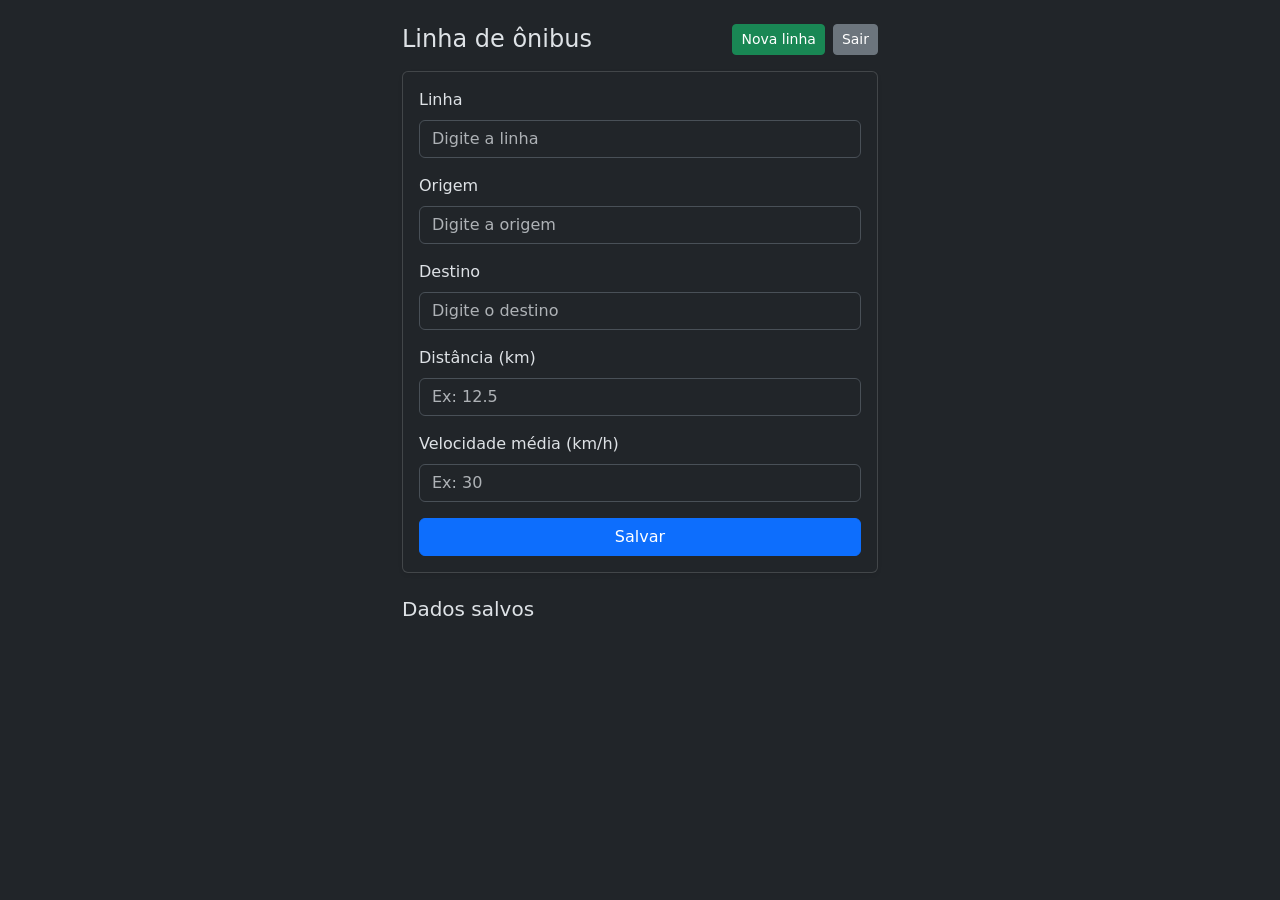
<file: mybus/bus.html>
<!DOCTYPE html>
<html lang="pt-br" data-bs-theme="dark">
<head>
  <meta charset="UTF-8">
  <meta name="viewport" content="width=device-width, initial-scale=1">
  <title>MyBus</title>

  <link rel="manifest" href="./manifest.webmanifest">
  <meta name="theme-color" content="#0a0a0a">

  <link rel="icon" href="./img/icon-192.png">
  <link rel="apple-touch-icon" href="./img/icon-192.png">

  <meta name="apple-mobile-web-app-capable" content="yes">
  <meta name="apple-mobile-web-app-status-bar-style" content="black-translucent">

  <link href="https://cdn.jsdelivr.net/npm/bootstrap@5.3.2/dist/css/bootstrap.min.css" rel="stylesheet">
</head>
<body>

  <div class="container py-4" style="max-width: 500px;">
    <div class="d-flex align-items-center mb-3">
      <h4 class="m-0">Linha de ônibus</h4>
        <div class="ms-auto d-flex gap-2">
            <button id="btnNovaLinha" type="button" class="btn btn-success btn-sm">
              Nova linha
            </button>
            <a href="index.html" class="btn btn-secondary btn-sm">Sair</a>
        </div>
    </div>

    <div class="card shadow-sm">
      <div class="card-body">

        <form id="form">
          <input type="hidden" id="indiceEdicao">

          <div class="mb-3">
            <label class="form-label">Linha</label>
            <input id="linha" type="text" class="form-control" placeholder="Digite a linha">
          </div>

          <div class="mb-3">
            <label class="form-label">Origem</label>
            <input id="origem" type="text" class="form-control" placeholder="Digite a origem">
          </div>

          <div class="mb-3">
            <label class="form-label">Destino</label>
            <input id="destino" type="text" class="form-control" placeholder="Digite o destino">
          </div>

          <div class="mb-3">
            <label class="form-label">Distância (km)</label>
            <input id="distancia" type="number" step="0.1" class="form-control" placeholder="Ex: 12.5">
          </div>

          <div class="mb-3">
            <label class="form-label">Velocidade média (km/h)</label>
            <input id="velocidade" type="number" step="0.1" class="form-control" placeholder="Ex: 30">
          </div>

          <button type="submit" id="btnSalvar" class="btn btn-primary w-100">Salvar</button>
        </form>

      </div>
    </div>

    <h5 class="mt-4">Dados salvos</h5>
    <ul id="lista" class="list-group"></ul>
  </div>

  <script>

 function novaLinha() {
    form.reset();                 // limpa todos os campos
    indiceEdicao.value = "";      // garante modo "novo"
    btnSalvar.textContent = "Salvar";
  }

  document.getElementById('btnNovaLinha').onclick = novaLinha;

    function carregar() {
      const banco = JSON.parse(localStorage.getItem('bancoLinha')) || [];
      const lista = document.getElementById('lista');
      lista.innerHTML = '';

      banco.forEach((item, index) => {
        const li = document.createElement('li');
        li.className = "list-group-item d-flex justify-content-between align-items-center";

        const texto = document.createElement('span');
        texto.innerHTML =
          item.linha + "<br>" +
          item.origem + " → " + item.destino + "<br>" +
          "Distância: " + (item.distancia ?? '-') + " km | " +
          "Velocidade: " + (item.velocidade ?? '-') + " km/h";

        const containerBtns = document.createElement('div');
        containerBtns.className = "d-flex gap-2";

        const btnEditar = document.createElement('button');
        btnEditar.className = "btn btn-warning btn-sm";
        btnEditar.textContent = "Editar";
        btnEditar.onclick = () => editar(index);

        const btnExcluir = document.createElement('button');
        btnExcluir.className = "btn btn-danger btn-sm";
        btnExcluir.textContent = "Excluir";
        btnExcluir.onclick = () => deletar(index);

        containerBtns.appendChild(btnEditar);
        containerBtns.appendChild(btnExcluir);

        li.appendChild(texto);
        li.appendChild(containerBtns);
        lista.appendChild(li);
      });
    }

    function editar(index) {
      const banco = JSON.parse(localStorage.getItem('bancoLinha')) || [];
      const item = banco[index];

      linha.value = item.linha;
      origem.value = item.origem;
      destino.value = item.destino;
      distancia.value = item.distancia ?? '';
      velocidade.value = item.velocidade ?? '';

      indiceEdicao.value = index;
      btnSalvar.textContent = "Atualizar";
    }

    function deletar(index) {
      const banco = JSON.parse(localStorage.getItem('bancoLinha')) || [];
      banco.splice(index, 1);
      localStorage.setItem('bancoLinha', JSON.stringify(banco));
      carregar();
    }

    document.getElementById('form').addEventListener('submit', function(e){
      e.preventDefault();

      const dados = {
        linha: linha.value.trim(),
        origem: origem.value.trim(),
        destino: destino.value.trim(),
        distancia: distancia.value ? Number(distancia.value) : null,
        velocidade: velocidade.value ? Number(velocidade.value) : null
      };

      if (!dados.linha || !dados.origem || !dados.destino) {
        alert("Preencha todos os campos obrigatórios.");
        return;
      }

      const banco = JSON.parse(localStorage.getItem('bancoLinha')) || [];
      const indice = indiceEdicao.value;

      if (indice === "") {
        banco.push(dados);
      } else {
        banco[indice] = dados;
      }

      localStorage.setItem('bancoLinha', JSON.stringify(banco));

      form.reset();
      indiceEdicao.value = "";
      btnSalvar.textContent = "Salvar";

      carregar();
    });

    window.onload = carregar;
  </script>

</body>
</html>
</file>
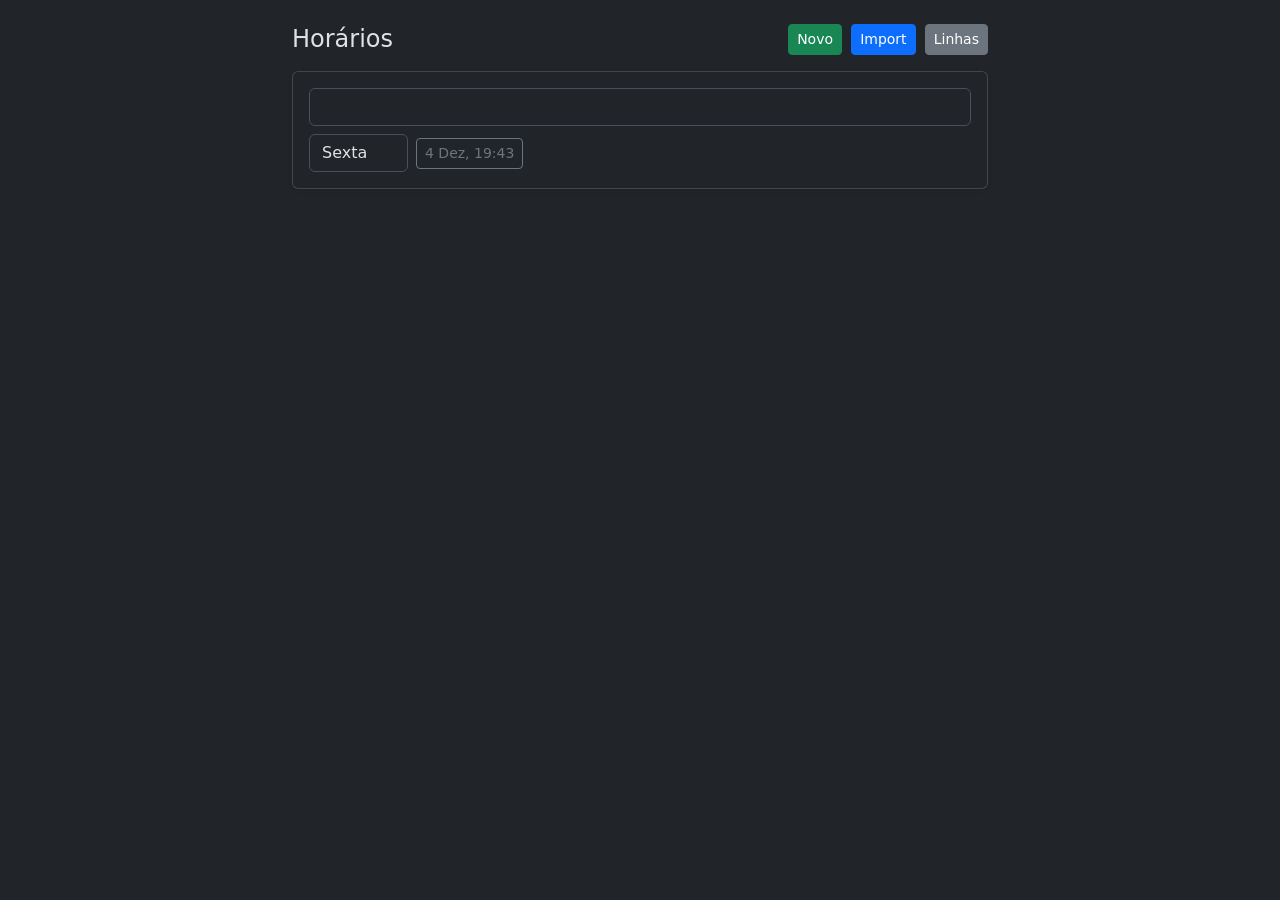
<file: mybus/horarios.html>
<!DOCTYPE html>
<html lang="pt-br" data-bs-theme="dark">
<head>
  <meta charset="UTF-8">
  <meta name="viewport" content="width=device-width, initial-scale=1">
  <title>MyBus</title>

  <link rel="manifest" href="./manifest.webmanifest">
  <meta name="theme-color" content="#0a0a0a">

  <link rel="icon" href="./img/icon-192.png">
  <link rel="apple-touch-icon" href="./img/icon-192.png">

  <meta name="apple-mobile-web-app-capable" content="yes">
  <meta name="apple-mobile-web-app-status-bar-style" content="black-translucent">

  <link href="https://cdn.jsdelivr.net/npm/bootstrap@5.3.2/dist/css/bootstrap.min.css" rel="stylesheet">
</head>

<body class="">

<div class="container py-4" style="max-width: 720px;">

  <!-- TÍTULO + BOTÕES -->
  <div class="d-flex align-items-center mb-3">
  <h4 class="m-0">Horários</h4>

  <div class="ms-auto">
    <button id="btnNovo" class="btn btn-success btn-sm me-1">Novo</button>
    <button id="btnImport" class="btn btn-primary btn-sm me-1">Import</button>
    <a href="bus.html" id="btnLinhas" class="btn btn-secondary btn-sm">Linhas</a>
  </div>
</div>

  <!-- PAINEL DE FILTROS -->
  <div id="filtros" class="card shadow-sm mb-3">
    <div class="card-body">

      <div class="mb-2">
        <select id="filtroLinha" class="form-control fw-bold"></select>
      </div>

      <div class="d-flex align-items-center gap-2">
        <select id="filtroDia" class="form-control w-auto">
          <option value="seg">Segunda</option>
          <option value="ter">Terça</option>
          <option value="qua">Quarta</option>
          <option value="qui">Quinta</option>
          <option value="sex">Sexta</option>
          <option value="sab">Sábado</option>
          <option value="dom">Domingo</option>
        </select>

        <button id="btnHoje" type="button" class="btn btn-outline-secondary btn-sm"></button>
      </div>

    </div>
  </div>

  <!-- FORMULÁRIO NOVO / EDITAR -->
  <div id="formContainer" class="card shadow-sm mb-3" style="display:none;">
    <div class="card-body">

      <form id="form">
        <input type="hidden" id="indiceEdicao">

        <div class="mb-3">
          <label class="form-label">Linha</label>
          <select id="linha" class="form-control"></select>
        </div>

        <div class="mb-3">
          <label class="form-label">Horário de partida</label>
          <input id="horario" type="time" step="1" class="form-control">
        </div>

        <div class="mb-3">
          <label class="form-label">Tempo estimado</label>
          <select id="tempo" class="form-control"></select>
        </div>

        <div class="mb-3">
          <label class="form-label">Dias da semana</label>
          <div class="d-flex flex-wrap gap-3">
            <label><input type="checkbox" class="dia" value="seg"> Seg</label>
            <label><input type="checkbox" class="dia" value="ter"> Ter</label>
            <label><input type="checkbox" class="dia" value="qua"> Qua</label>
            <label><input type="checkbox" class="dia" value="qui"> Qui</label>
            <label><input type="checkbox" class="dia" value="sex"> Sex</label>
            <label><input type="checkbox" class="dia" value="sab"> Sab</label>
            <label><input type="checkbox" class="dia" value="dom"> Dom</label>
          </div>

          <button id="btnDiasUteis" type="button" class="btn btn-outline-primary btn-sm mt-2">
            Dias úteis
          </button>
        </div>

        <div class="d-flex gap-2 mt-3">
          <button id="btnSalvar" type="submit" class="btn btn-primary flex-fill">Salvar</button>
          <button id="btnCancelar" type="button" class="btn btn-secondary flex-fill">Cancelar</button>
          <button id="btnExcluir" type="button" class="btn btn-danger flex-fill" style="display:none;">Excluir</button>
        </div>

      </form>
    </div>
  </div>

  <!-- FORMULÁRIO IMPORT -->
  <div id="importContainer" class="card shadow-sm mb-3" style="display:none;">
    <div class="card-body">

      <h5>Importação de horários</h5>

      <div class="mb-3">
        <label class="form-label">Linha</label>
        <select id="importLinha" class="form-control"></select>
      </div>

      <div class="mb-3">
        <label class="form-label">JSON da linha</label>
        <textarea id="importJson" class="form-control" rows="8" spellcheck="false"></textarea>
      </div>

     <button
  id="btnAtualizarImport"
  type="button"
  class="btn btn-primary me-2"
  onclick="atualizarLinha()"
>
  Atualizar
</button>
<button
  id="btnCopiarImport"
  type="button"
  class="btn btn-outline-secondary me-2"
  onclick="copiarJsonImport()"
>
  Copiar
</button>
 <button id="btnCancelarImport" type="button" class="btn btn-secondary">
        Cancelar
      </button>

    </div>
  </div>

  <!-- LISTA -->
  <ul id="lista" class="list-group"></ul>

</div>

<script>
  const diasMap = ['dom','seg','ter','qua','qui','sex','sab'];
  const meses = ['Jan','Fev','Mar','Abr','Mai','Jun','Jul','Ago','Set','Out','Nov','Dez'];

  function descricaoLinha(valor) {
    const banco = JSON.parse(localStorage.getItem('bancoLinha')) || [];
    const item = banco.find(l => l.linha === valor);
    return item ? item.linha + ' - ' + item.origem + ' → ' + item.destino : valor;
  }

  function carregarSelectLinhas() {
    const banco = JSON.parse(localStorage.getItem('bancoLinha')) || [];
    filtroLinha.innerHTML = '';
    linha.innerHTML = '';

    banco.forEach(item => {
      const texto = descricaoLinha(item.linha);
      filtroLinha.add(new Option(texto, item.linha));
      linha.add(new Option(texto, item.linha));
    });

    if (banco.length) filtroLinha.value = banco[0].linha;
  }

  function carregarSelectTempo() {
    for (let i = 5; i <= 120; i += 5) {
      tempo.add(new Option(i + ' minutos', i));
    }
  }

  function salvarHorario(dados) {
    const banco = JSON.parse(localStorage.getItem('bancoHorario')) || [];

    const idx = banco.findIndex(h =>
      h.linha === dados.linha &&
      h.horario === dados.horario &&
      h.dias === dados.dias
    );

    if (idx >= 0) {
      banco[idx] = dados;
    } else {
      banco.push(dados);
    }

    localStorage.setItem('bancoHorario', JSON.stringify(banco));
  }

  function atualizarBotaoData() {
    const agora = new Date();
    btnHoje.textContent =
      agora.getDate() + ' ' +
      meses[agora.getMonth()] + ', ' +
      agora.toTimeString().slice(0,5);
  }

  function setDiaAtual() {
    const hoje = new Date();
    filtroDia.value = diasMap[hoje.getDay()];
    atualizarBotaoData();
    carregarLista();
  }

  function carregarLista() {
    const banco = JSON.parse(localStorage.getItem('bancoHorario')) || [];
    lista.innerHTML = '';

    banco.forEach((item, index) => {
      if (item.linha !== filtroLinha.value) return;
      if (!item.dias.includes(filtroDia.value)) return;

      const li = document.createElement('li');
      li.className = 'list-group-item d-flex justify-content-between align-items-center';
      li.innerHTML = `
        <span>
          ${descricaoLinha(item.linha)}<br>
          Partida: ${item.horario} • Tempo: ${item.tempo} min<br>
          Dias: ${item.dias}
        </span>
        <button class="btn btn-warning btn-sm" onclick="editar(${index})">Editar</button>
      `;
      lista.appendChild(li);
    });
  }

  function mostrarForm() {
    formContainer.style.display = 'block';
    importContainer.style.display = 'none';
    filtros.style.display = 'none';
    lista.style.display = 'none';
  }

  function esconderTudo() {
    formContainer.style.display = 'none';
    importContainer.style.display = 'none';
    filtros.style.display = 'block';
    lista.style.display = 'block';
  }

  btnNovo.onclick = () => {
    form.reset();
    indiceEdicao.value = '';
    btnExcluir.style.display = 'none';
    mostrarForm();
  };

  btnImport.onclick = () => {
    importContainer.style.display = 'block';
    formContainer.style.display = 'none';
    filtros.style.display = 'none';
    lista.style.display = 'none';
    carregarSelectImportLinhas();
  };

  btnCancelar.onclick = esconderTudo;
  btnCancelarImport.onclick = esconderTudo;

  filtroLinha.onchange = filtroDia.onchange = carregarLista;
  btnHoje.onclick = setDiaAtual;

  form.onsubmit = e => {
    e.preventDefault();

    const dias = [...document.querySelectorAll('.dia:checked')]
      .map(c => c.value)
      .join(',');

    const dados = {
      linha: linha.value,
      horario: horario.value,
      tempo: tempo.value,
      dias
    };

    salvarHorario(dados);
    esconderTudo();
    carregarLista();
  };

  function editar(index) {
    const banco = JSON.parse(localStorage.getItem('bancoHorario'));
    const item = banco[index];

    linha.value = item.linha;
    horario.value = item.horario;
    tempo.value = item.tempo;
    indiceEdicao.value = index;

    document.querySelectorAll('.dia').forEach(c => c.checked = item.dias.includes(c.value));

    btnExcluir.style.display = 'block';
    mostrarForm();
  }

  btnExcluir.onclick = () => {
    const banco = JSON.parse(localStorage.getItem('bancoHorario'));
    banco.splice(indiceEdicao.value, 1);
    localStorage.setItem('bancoHorario', JSON.stringify(banco));
    esconderTudo();
    carregarLista();
  };

  function carregarSelectImportLinhas() {
    const banco = JSON.parse(localStorage.getItem('bancoLinha')) || [];
    importLinha.innerHTML = '';

    banco.forEach(item => {
      importLinha.add(new Option(descricaoLinha(item.linha), item.linha));
    });

    if (banco.length) {
      importLinha.value = banco[0].linha;
      atualizarJsonImport();
    }
  }

  function atualizarJsonImport() {
    const banco = JSON.parse(localStorage.getItem('bancoHorario')) || [];
    const dados = banco.filter(h => h.linha === importLinha.value);
    importJson.value = JSON.stringify(dados, null, 2);
  }

  importLinha.onchange = atualizarJsonImport;

  window.onload = () => {
    carregarSelectLinhas();
    carregarSelectTempo();
    setDiaAtual();
  };


function garantirLinha(linhaCodigo) {
  const banco = JSON.parse(localStorage.getItem('bancoLinha')) || [];

  const existe = banco.some(l => l.linha === linhaCodigo);

  if (!existe) {
    banco.push({
      linha: linhaCodigo,
      origem: 'Origem não definida',
      destino: 'Destino não definido'
    });

    localStorage.setItem('bancoLinha', JSON.stringify(banco));
  }
}


function atualizarLinha() {
  let dados;

  try {
    dados = JSON.parse(importJson.value);
  } catch (e) {
    alert('JSON inválido');
    return;
  }

  if (!Array.isArray(dados)) {
    alert('O JSON deve ser uma lista de horários');
    return;
  }

  dados.forEach(item => {
    if (
      item.linha &&
      item.horario &&
      item.tempo &&
      item.dias
    ) {
       garantirLinha(item.linha);
      salvarHorario({
        linha: item.linha,
        horario: item.horario,
        tempo: item.tempo,
        dias: item.dias
      });
    }
  });

  filtroLinha.value = importLinha.value;

  alert('Horários atualizados com sucesso');

  esconderTudo();
  carregarLista();
}

function copiarJsonImport() {
  const texto = importJson.value;

  if (navigator.clipboard && window.isSecureContext) {
    navigator.clipboard.writeText(texto).then(() => {
      alert('JSON copiado para a área de transferência');
    }).catch(() => {
      alert('Falha ao copiar o JSON');
    });
  } else {
    const textareaTemp = document.createElement('textarea');
    textareaTemp.value = texto;
    textareaTemp.style.position = 'fixed';
    textareaTemp.style.opacity = '0';
    document.body.appendChild(textareaTemp);
    textareaTemp.focus();
    textareaTemp.select();
    document.execCommand('copy');
    document.body.removeChild(textareaTemp);
    alert('JSON copiado para a área de transferência');
  }
}


</script>

</body>
</html>
</file>
<file: soprar/style.css>
body{
    background:#0f1115;
    color:#f1f1f1;
}

h2{
    color:#ffffff;
    font-weight:700;
}

.card-app{
    background:#1a1d24;
    border:none;
    border-radius:24px;
}

canvas{
    width:100%;
    height:140px;
    background:#050608;
    border-radius:18px;
    border:1px solid #1f2430;
}

.status-row{
    display:flex;
    gap:10px;
    align-items:center;
}

.status-box{
    flex:1;
    background:#11141a;
    border:1px solid #262b36;
    border-radius:14px;
    padding:14px 16px;
}

.btn-config{
    width:48px;
    height:48px;
    border:none;
    border-radius:14px;
    background:#20242d;
    color:white;
    font-size:22px;
}

.debug-box{
    background:#11141a;
    border:1px solid #262b36;
    border-radius:14px;
    padding:14px;
}

.debug-title{
    font-size:13px;
    font-weight:700;
    color:#8ea3c0;
    margin-bottom:10px;
}

#debugOutput{
    margin:0;
    color:#d7dde7;
    font-size:13px;
    white-space:pre-wrap;
}

.btn-app{
    border:none !important;
    border-radius:22px;
    width:100%;
    aspect-ratio:1/1;
    min-height:110px;
    display:flex;
    flex-direction:column;
    align-items:center;
    justify-content:center;
    gap:12px;
    color:white !important;
}

.btn-app:disabled{
    opacity:0.35;
}

.btn-rec{
    background:#dc3545 !important;
}

.btn-play{
    background:#0d6efd !important;
}

.btn-analyze{
    background:#198754 !important;
}

.icon{
    display:flex;
    align-items:center;
    justify-content:center;
    height:44px;
}

.icon svg{
    width:34px;
    height:34px;
    fill:white;
    stroke:white;
    stroke-width:1.8;
}

.btn-analyze .icon svg{
    width:42px;
    height:42px;
}

.btn-label{
    font-size:14px;
    font-weight:700;
    color:white !important;
}

.modal-dark{
    background:#1a1d24;
    color:white;
}

.form-select-dark{
    background:#11141a;
    border:1px solid #2c3340;
    color:white;
}
</file>
